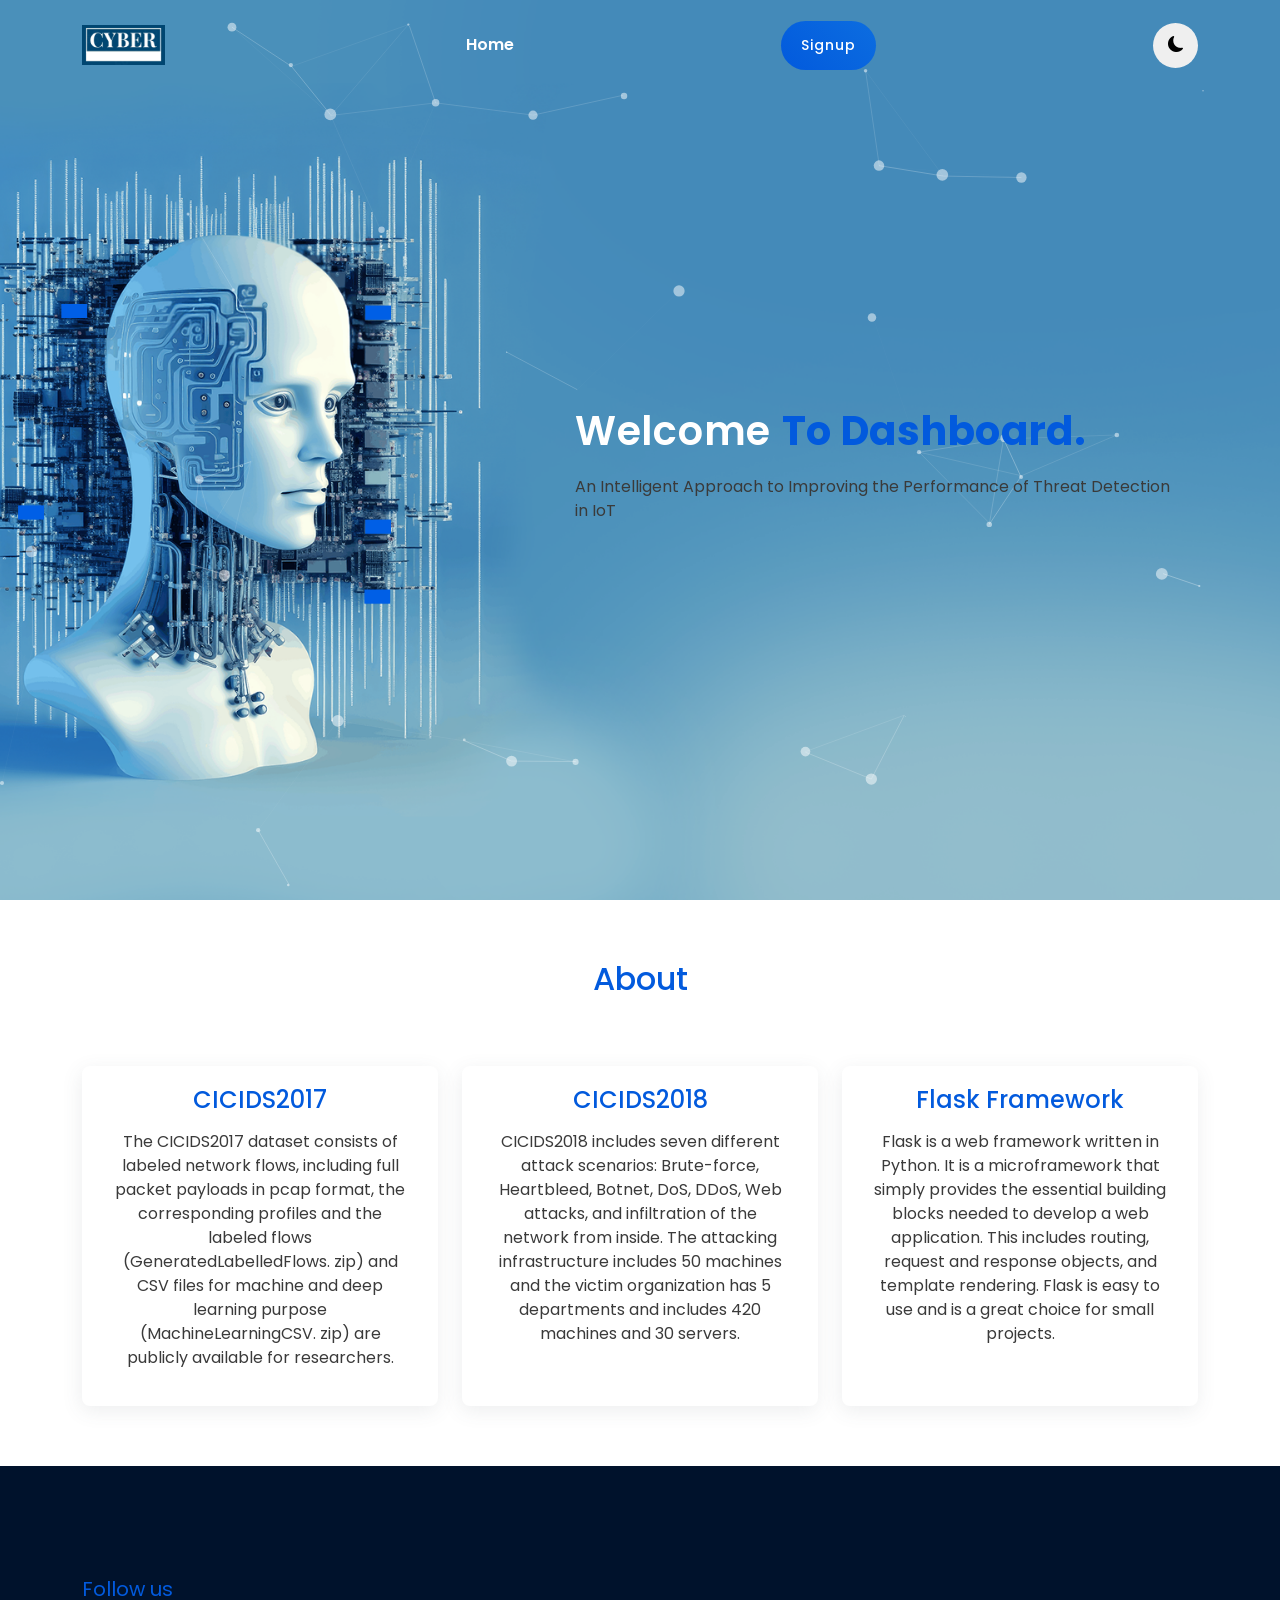
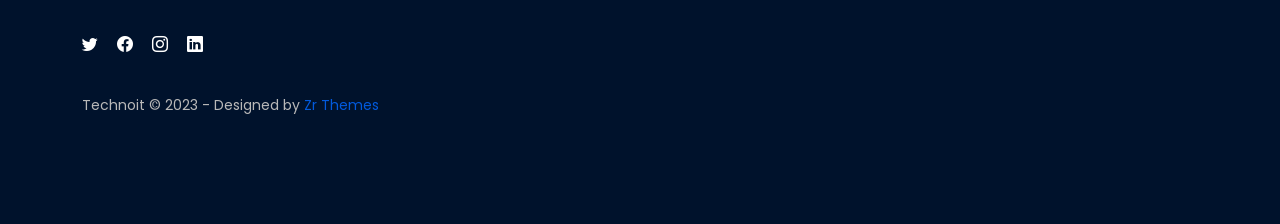
<file: templates/index.html>
<!DOCTYPE html>
<html lang="zxx">
  <head>
  <meta charset="utf-8">
  <meta content="width=device-width, initial-scale=1.0" name="viewport">

  <title>Home</title>
  <meta content="" name="Technoit - IT Solutions & Business Services Multipurpose Responsive Website Template">
  <meta name="description" content="Technoit - IT Solutions & Business Services Multipurpose Responsive Website Template">
  <meta http-equiv="X-UA-Compatible" content="ie=edge">
  <meta content="" name="ZRTHEMES">

  <!-- Favicons -->
  <link href="static/assets/images/favicon.png" rel="icon">
  <link href="static/assets/images/apple-touch-icon.png" rel="apple-touch-icon">

  <!-- Google Fonts -->
  <link href="https://fonts.googleapis.com/css2?family=Open+Sans:ital,wght@0,300;0,400;0,500;0,600;0,700;1,300;1,400;1,600;1,700&amp;family=Montserrat:ital,wght@0,300;0,400;0,500;0,600;0,700;1,300;1,400;1,500;1,600;1,700&amp;family=Raleway:ital,wght@0,300;0,400;0,500;0,600;0,700;1,300;1,400;1,500;1,600;1,700&amp;display=swap" rel="stylesheet">
  <link rel="preconnect" href="https://fonts.googleapis.com">
  <link rel="preconnect" href="https://fonts.gstatic.com" crossorigin="">
  <link href="https://fonts.googleapis.com/css2?family=Oswald:wght@500&amp;display=swap" rel="stylesheet">
  <link href="https://fonts.googleapis.com/css2?family=Poppins:wght@300;400&amp;display=swap" rel="stylesheet">
  <!-- Vendor CSS Files -->
  <link href="static/assets/vendor/aos/aos.css" rel="stylesheet">
  <link href="static/assets/stylesheets/font-awesome.min.css" rel="stylesheet">
  <link href="static/assets/vendor/swiper/swiper-bundle.min.css" rel="stylesheet">
  <link href="static/assets/vendor/glightbox/css/glightbox.min.css" rel="stylesheet">
  <link href="static/assets/vendor/bootstrap/css/bootstrap.min.css" rel="stylesheet">
  <link href="static/assets/vendor/bootstrap-icons/bootstrap-icons.css" rel="stylesheet">
  <!-- Main CSS File -->
  <link href="static/assets/stylesheets/styles.css" rel="stylesheet">


</head>

<body>

  <header id="header" class="header d-flex align-items-center sticked stikcy-menu">
    <div class="container-fluid container-xl d-flex align-items-center justify-content-between">
      <a href="index.html" class="logo d-flex align-items-center">
        <img src="static/assets/images/cyber1.png" alt="logo">
      </a>
      <nav id="navbar" class="navbar">
        <ul>
          
          
          <li><a href="/">Home</a></li>
        </ul>
      </nav><!-- .navbar -->
      <a href="/logon" class="btn-get-started hide-on-mobile">Signup</a>
      <button id="darkmode-button"><i class="bi bi-moon-fill"></i></button>
      <i class="mobile-nav-toggle mobile-nav-show bi bi-list"></i>
      <i class="mobile-nav-toggle mobile-nav-hide d-none bi bi-x"></i>
    </div>
  </header>
  <!-- End Header -->

  <!--  Hero Section  -->
  <section id="hero" class="hero sticked-header-offset">

    <div id="particles-js"></div>
    <div id="repulse-circle-div"></div>
    <div class="container position-relative">
      <div class="row gy-5 aos-init aos-animate">
        <div class="col-lg-7 offset-lg-5 dark-bg order-lg-1 d-flex flex-column justify-content-start text-left caption">
          <h2 data-aos="fade-up">Welcome <span>to Dashboard</span><span class="circle" data-aos="fade-right" data-aos-delay="800">.</span></h2>
          <p data-aos="fade-up" data-aos-delay="400">An Intelligent Approach to Improving the Performance of Threat Detection in IoT</p>
          
          
        </div>
      </div>
    </div>
  </section>
  <!-- End Hero Section -->

  <main id="main">
        <!-- Start Service Section -->
        <div id="services" class="section">
          <div class="top-icon-box position-relative">
            <div class="container position-relative">
              <div class="section-header">
                <h2>About</h2>
                
              </div>
              <div class="row gy-4">
      
                <div class="col-xl-4 col-md-4" data-aos="fade-up" data-aos-delay="100">
                  <div class="icon-box">
                    
                    <h4 class="title"><a href="" class="stretched-link">CICIDS2017</a></h4>
                    <p>
                      The CICIDS2017 dataset consists of labeled network flows, including full packet payloads in pcap format, the corresponding profiles and the labeled flows (GeneratedLabelledFlows. zip) and CSV files for machine and deep learning purpose (MachineLearningCSV. zip) are publicly available for researchers.</p>
                  </div>
                </div>
                <!--End Icon Box -->
      
                <div class="col-xl-4 col-md-4" data-aos="fade-up" data-aos-delay="200">
                  <div class="icon-box">
                   
                    <h4 class="title"><a href="" class="stretched-link">CICIDS2018</a></h4>
                    <p>
                      CICIDS2018 includes seven different attack scenarios: Brute-force, Heartbleed, Botnet, DoS, DDoS, Web attacks, and infiltration of the network from inside. The attacking infrastructure includes 50 machines and the victim organization has 5 departments and includes 420 machines and 30 servers.</p>
                  </div>
                </div>
                <!--End Icon Box -->
      
                <div class="col-xl-4 col-md-4" data-aos="fade-up" data-aos-delay="500">
                  <div class="icon-box">
                    
                    <h4 class="title"><a href="" class="stretched-link">Flask Framework</a></h4>
                    <p>Flask is a web framework written in Python. It is a microframework that simply provides the essential building blocks needed to develop a web application. This includes routing, request and response objects, and template rendering. Flask is easy to use and is a great choice for small projects.</p>
                  </div>
                </div>
                <!--End Icon Box -->
      
                
      
      
              </div>
            </div>
          </div>
        </div>
        <!-- End Service Section -->
    <!-- End Contact Section -->


  </main><!-- End #main -->

  <!--  Footer  -->
  <footer id="footer" class="footer-section">
    <div class="container">
        <div class="footer-content pt-5 pb-5">
            <div class="row">
                <div class="col-xl-4 col-lg-4 mb-50">
                    <div class="footer-widget">
                        
                        <div class="footer-social-icon">
                            <span>Follow us</span>
                            <a href="#" class="twitter"><i class="bi bi-twitter"></i></a>
                            <a href="#" class="facebook"><i class="bi bi-facebook"></i></a>
                            <a href="#" class="instagram"><i class="bi bi-instagram"></i></a>
                            <a href="#" class="linkedin"><i class="bi bi-linkedin"></i></a>
                        </div>
                    </div>
                </div>
                
               </div>
            <div class="row">
                <div class="col-xl-6 col-lg-6 text-left text-lg-left">
                    <div class="copyright-text">
                        <p>Technoit © 2023 - Designed by <a href="https://www.templatemonster.com/authors/zrthemes/">Zr Themes</a></p>
                    </div>
                </div>
            </div>
        </div>
    </div>
  </footer>
  <!-- End Footer -->

  <a href="#" class="scroll-top d-flex align-items-center justify-content-center active">
    <i class="bi bi-arrow-up-short"></i>
  </a>

  <div id="preloader"></div>

  <!-- Vendor JS Files -->
  <script src="static/assets/javascripts/jquery.min.js"></script>
  <script src="static/assets/vendor/glightbox/js/glightbox.min.js"></script>
  <script src="static/assets/vendor/bootstrap/js/bootstrap.bundle.min.js"></script>
  <script src="static/assets/vendor/aos/aos.js"></script>
  <script src="static/assets/vendor/swiper/swiper-bundle.min.js"></script>
  <script src="static/assets/javascripts/plugins.js"></script>
  <script src="static/assets/javascripts/purecounter_vanilla.js"></script>
  <script src="static/assets/javascripts/validator.min.js"></script>
  <script src="static/assets/javascripts/contactform.js"></script>
  <script src="static/assets/javascripts/particles.min.js"></script>
  <script src="static/assets/javascripts/script.js"></script>

  <!-- Template Main JS File -->
  <script src="static/assets/javascripts/main.js"></script>



</body></html>
</file>
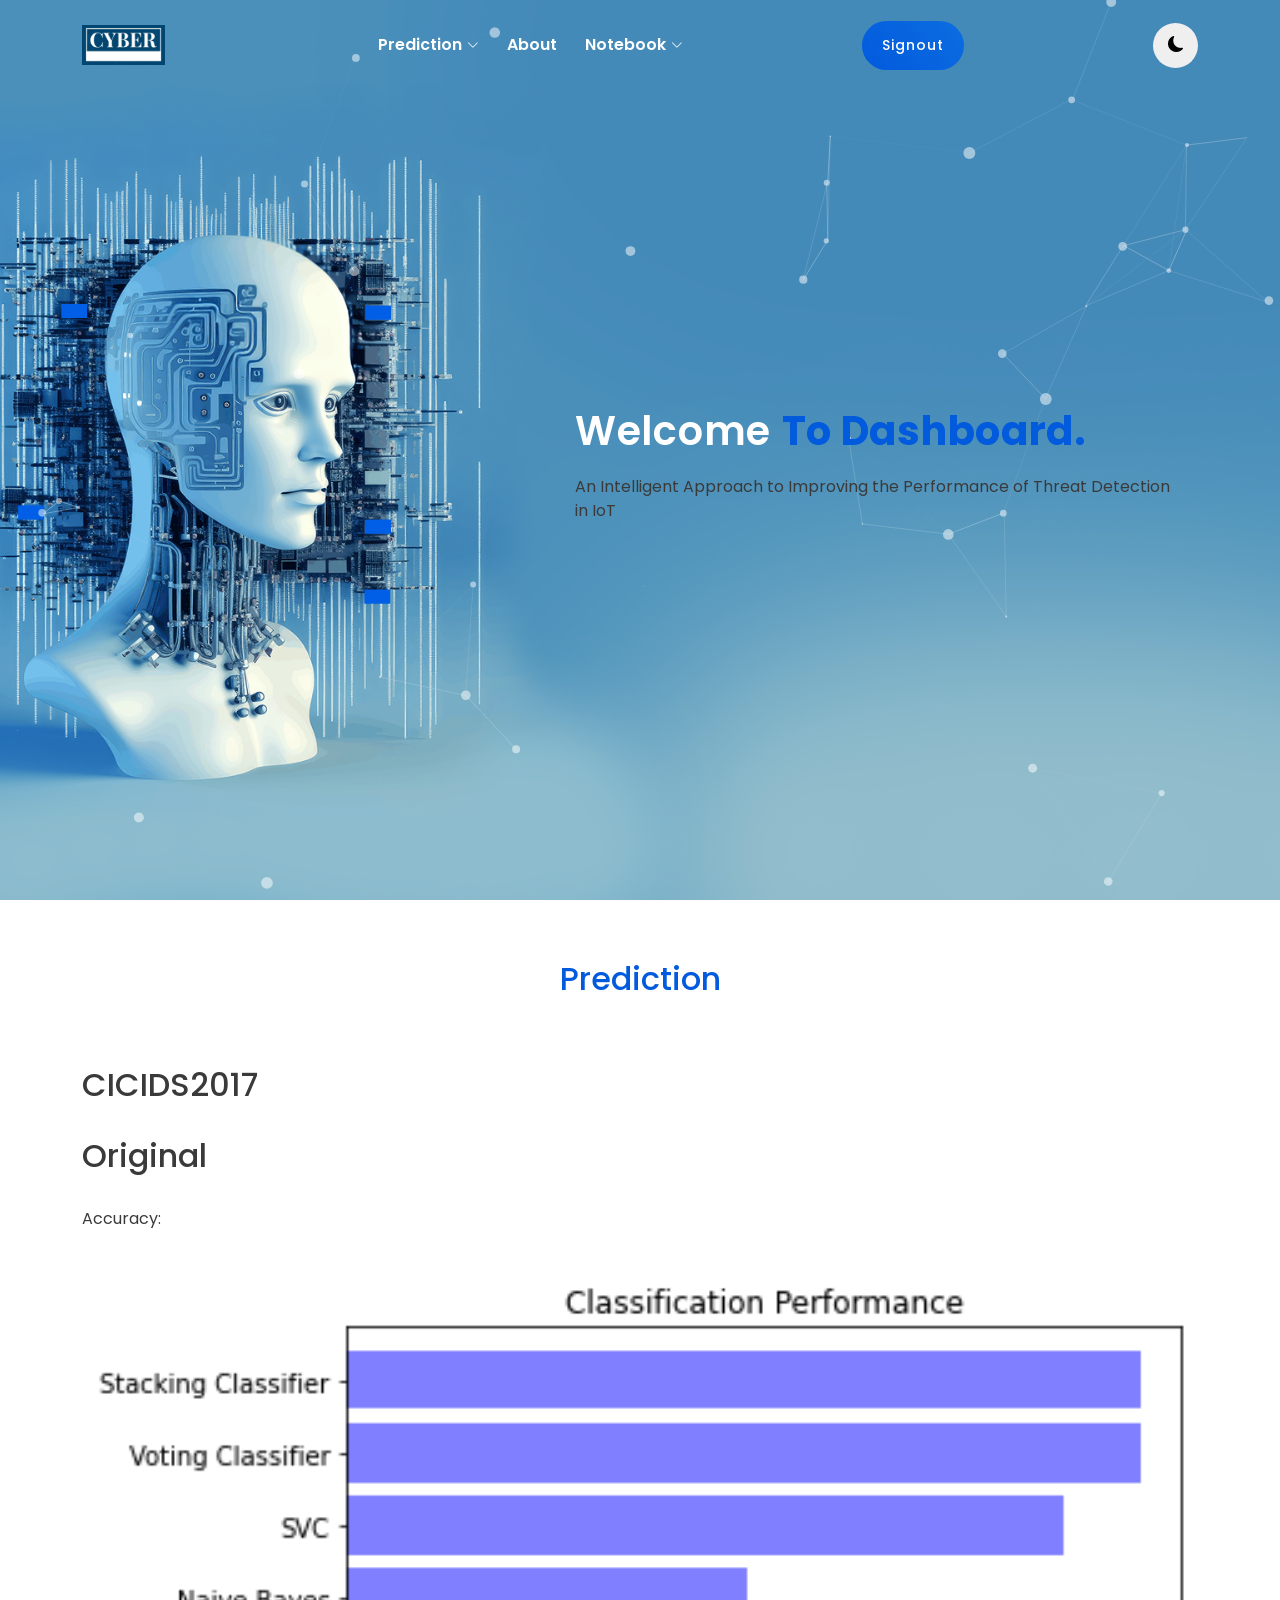
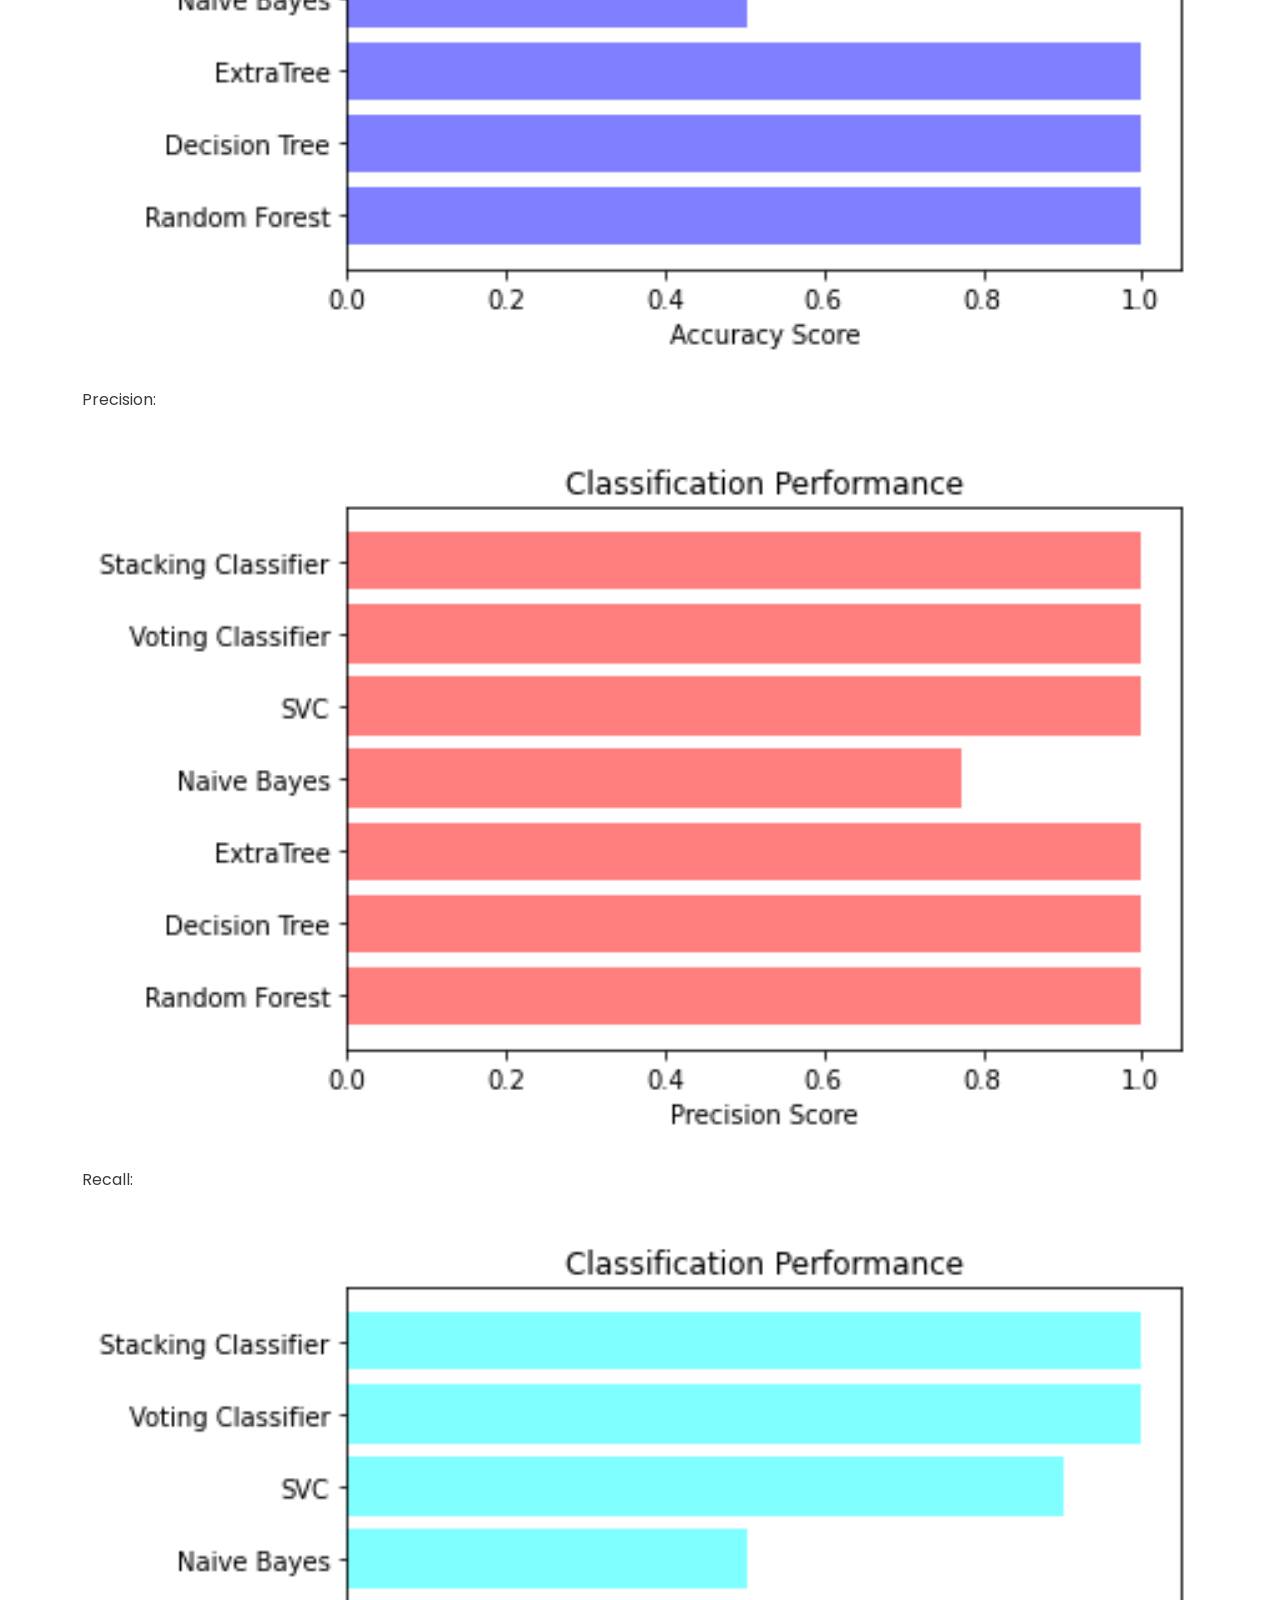
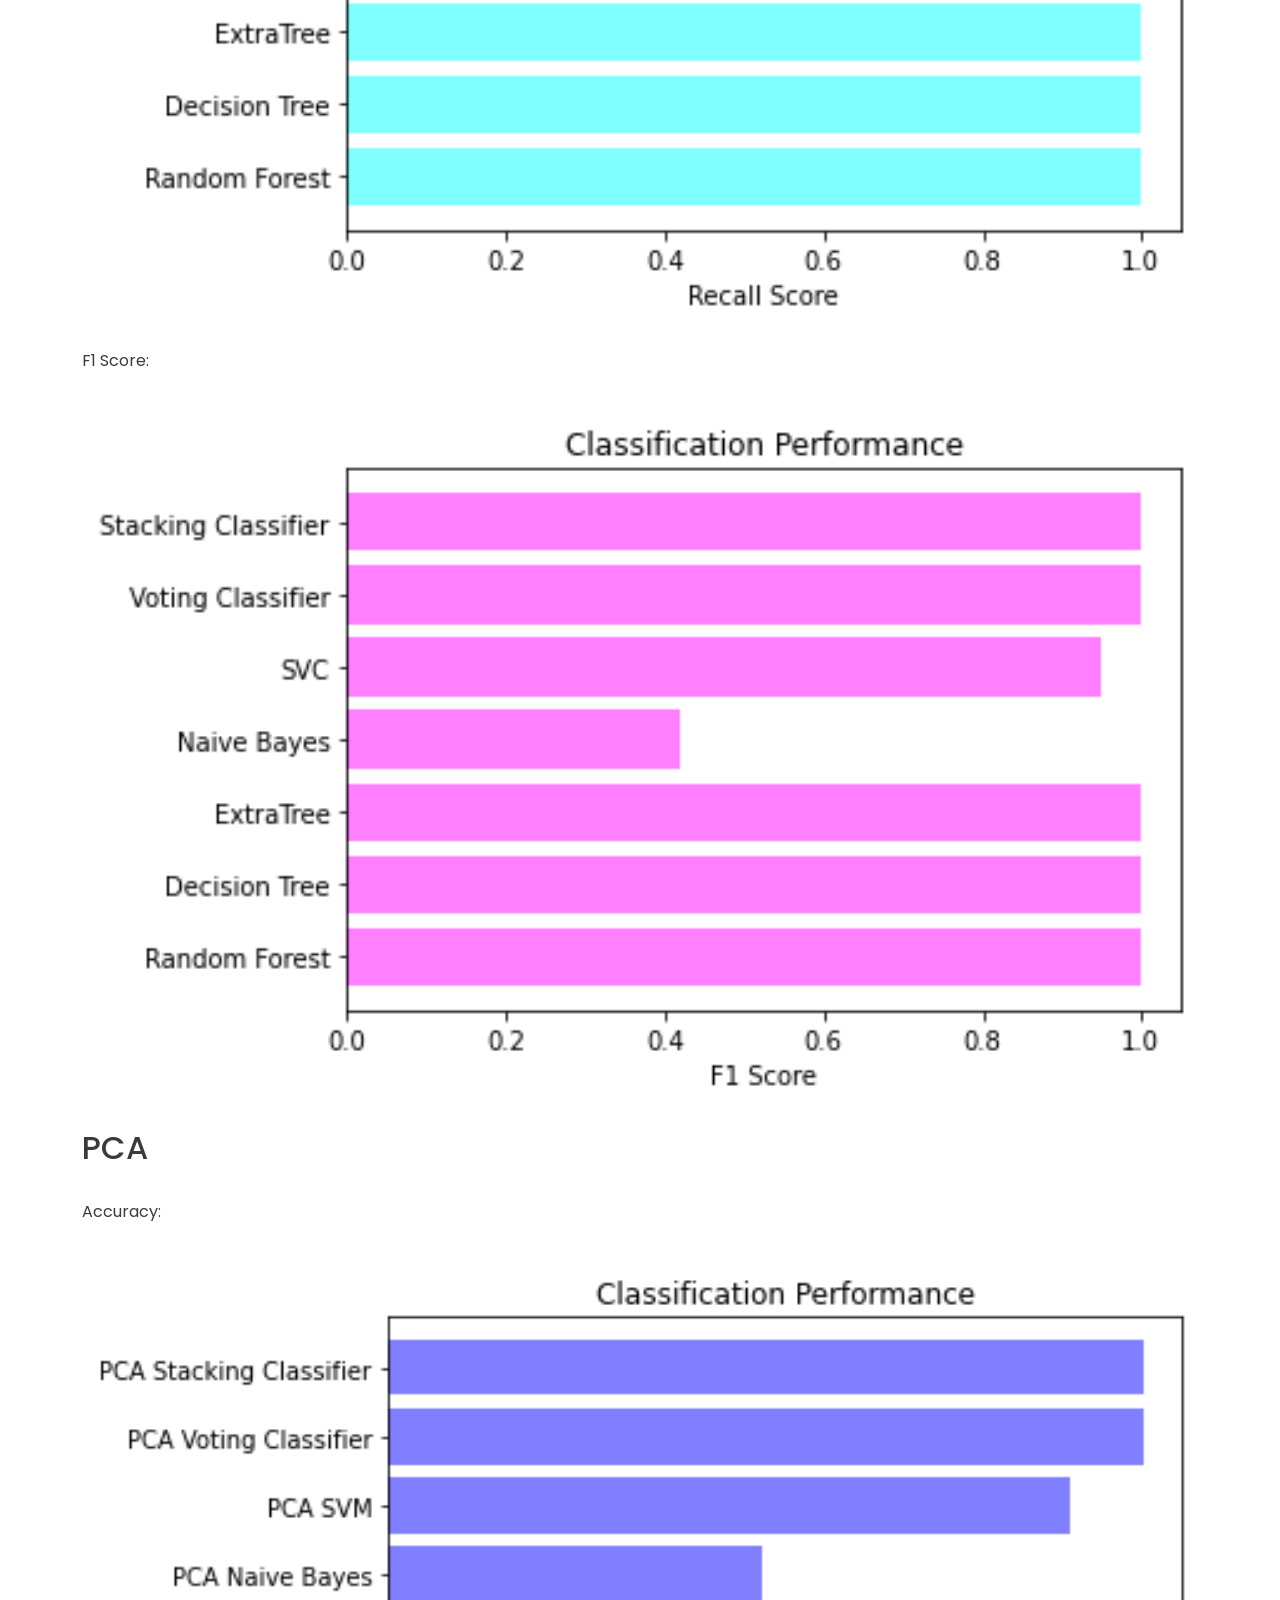
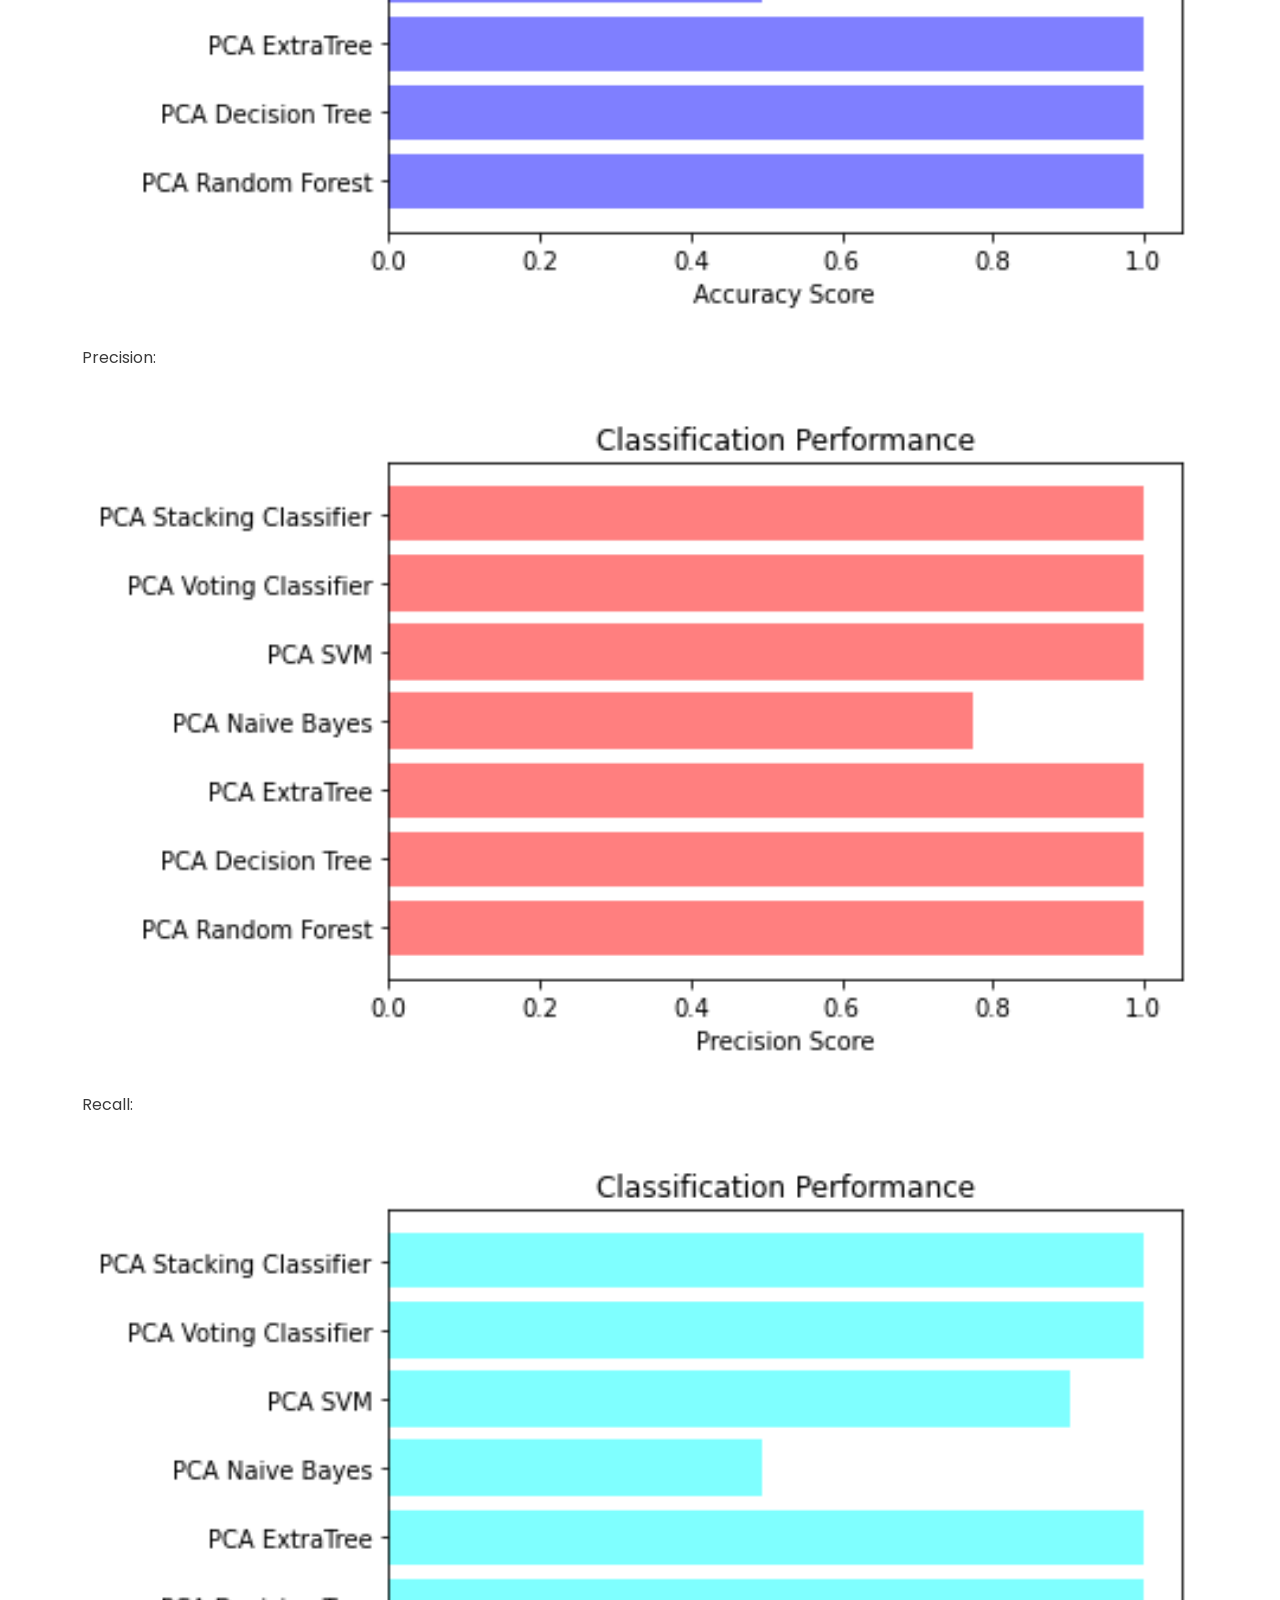
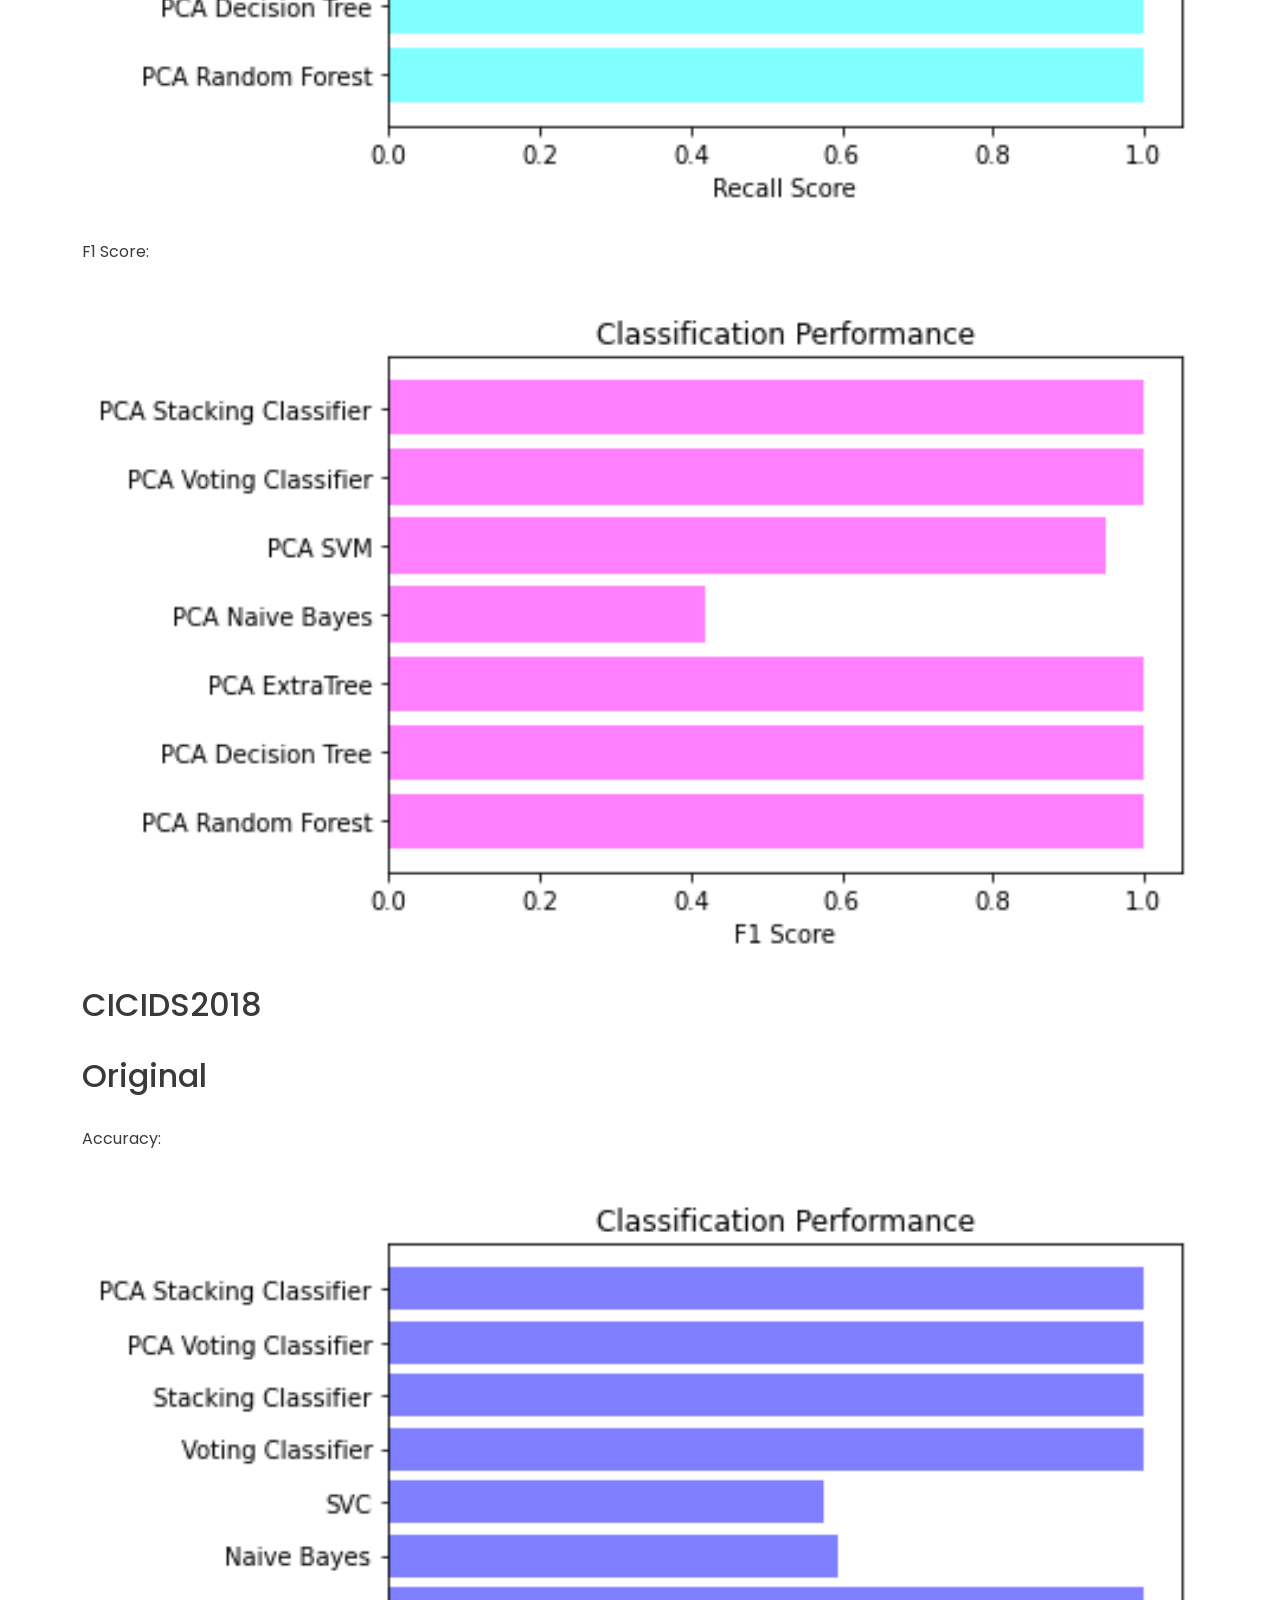
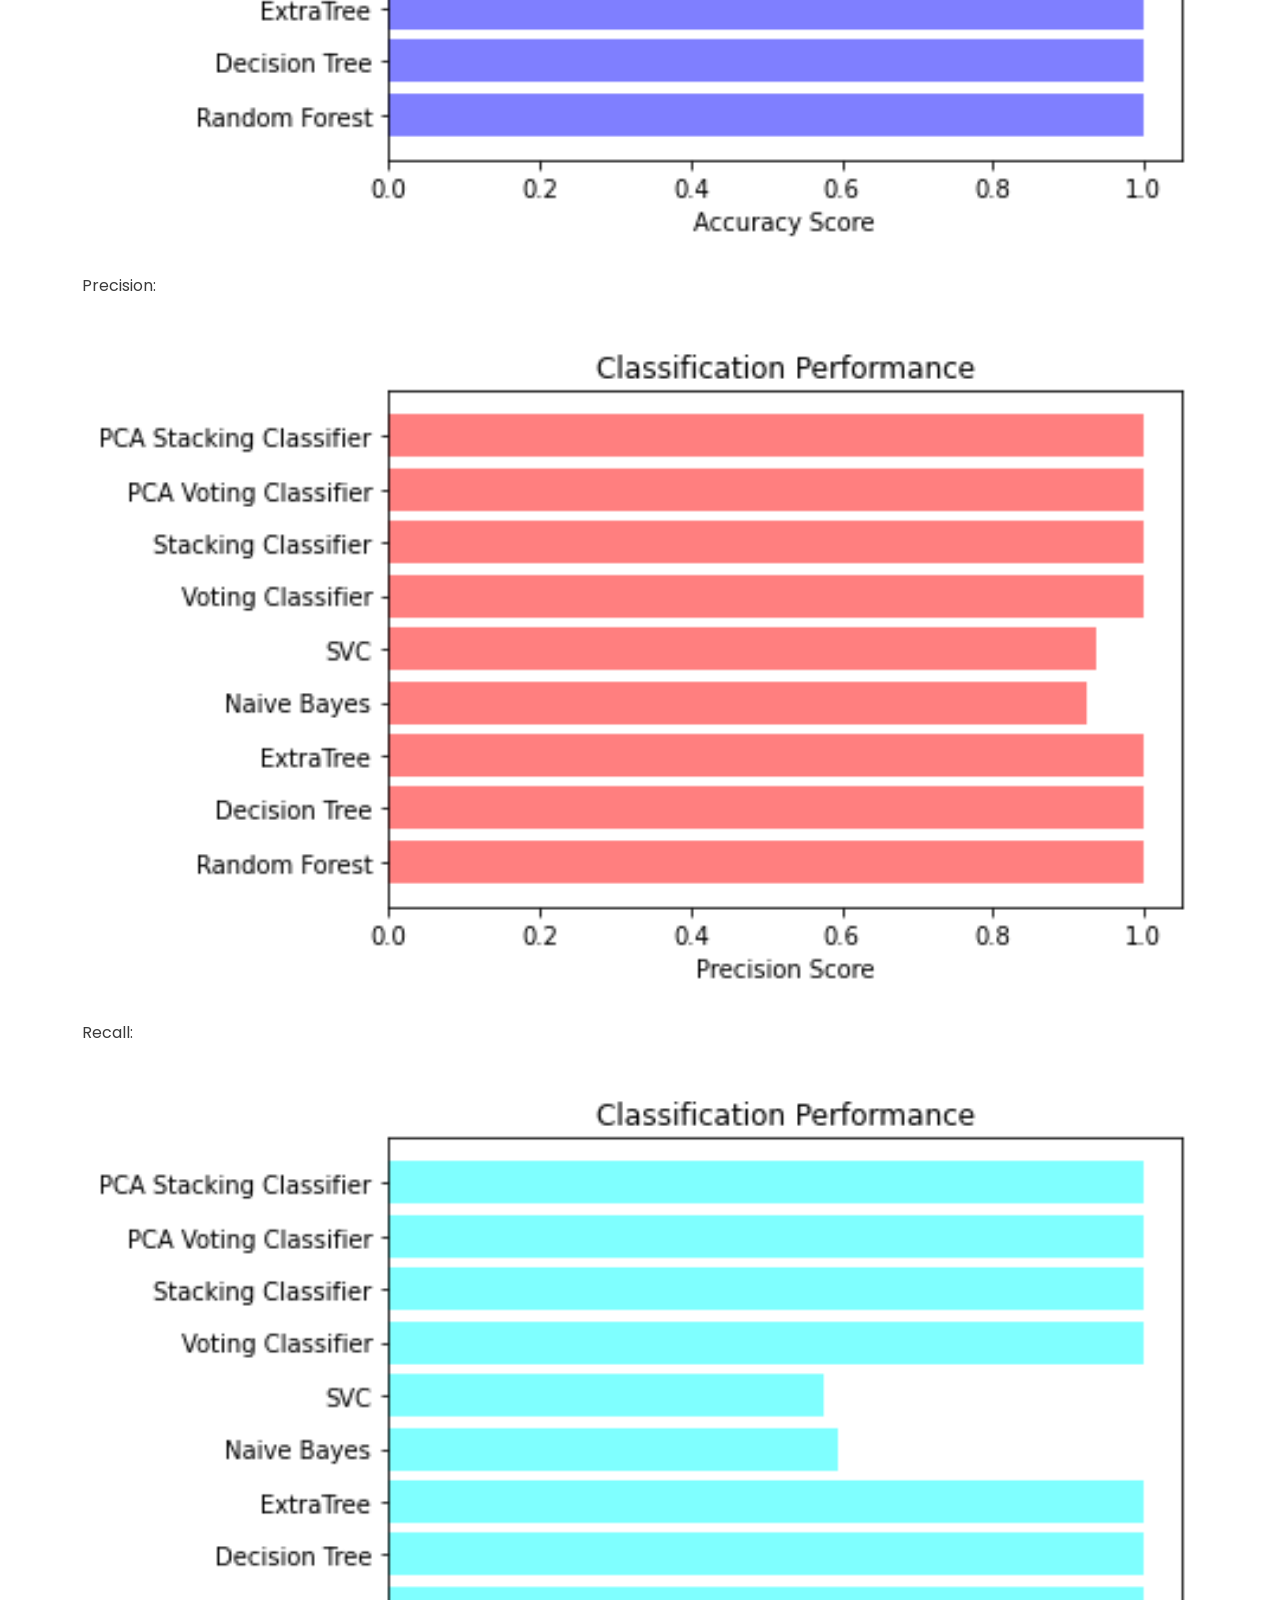
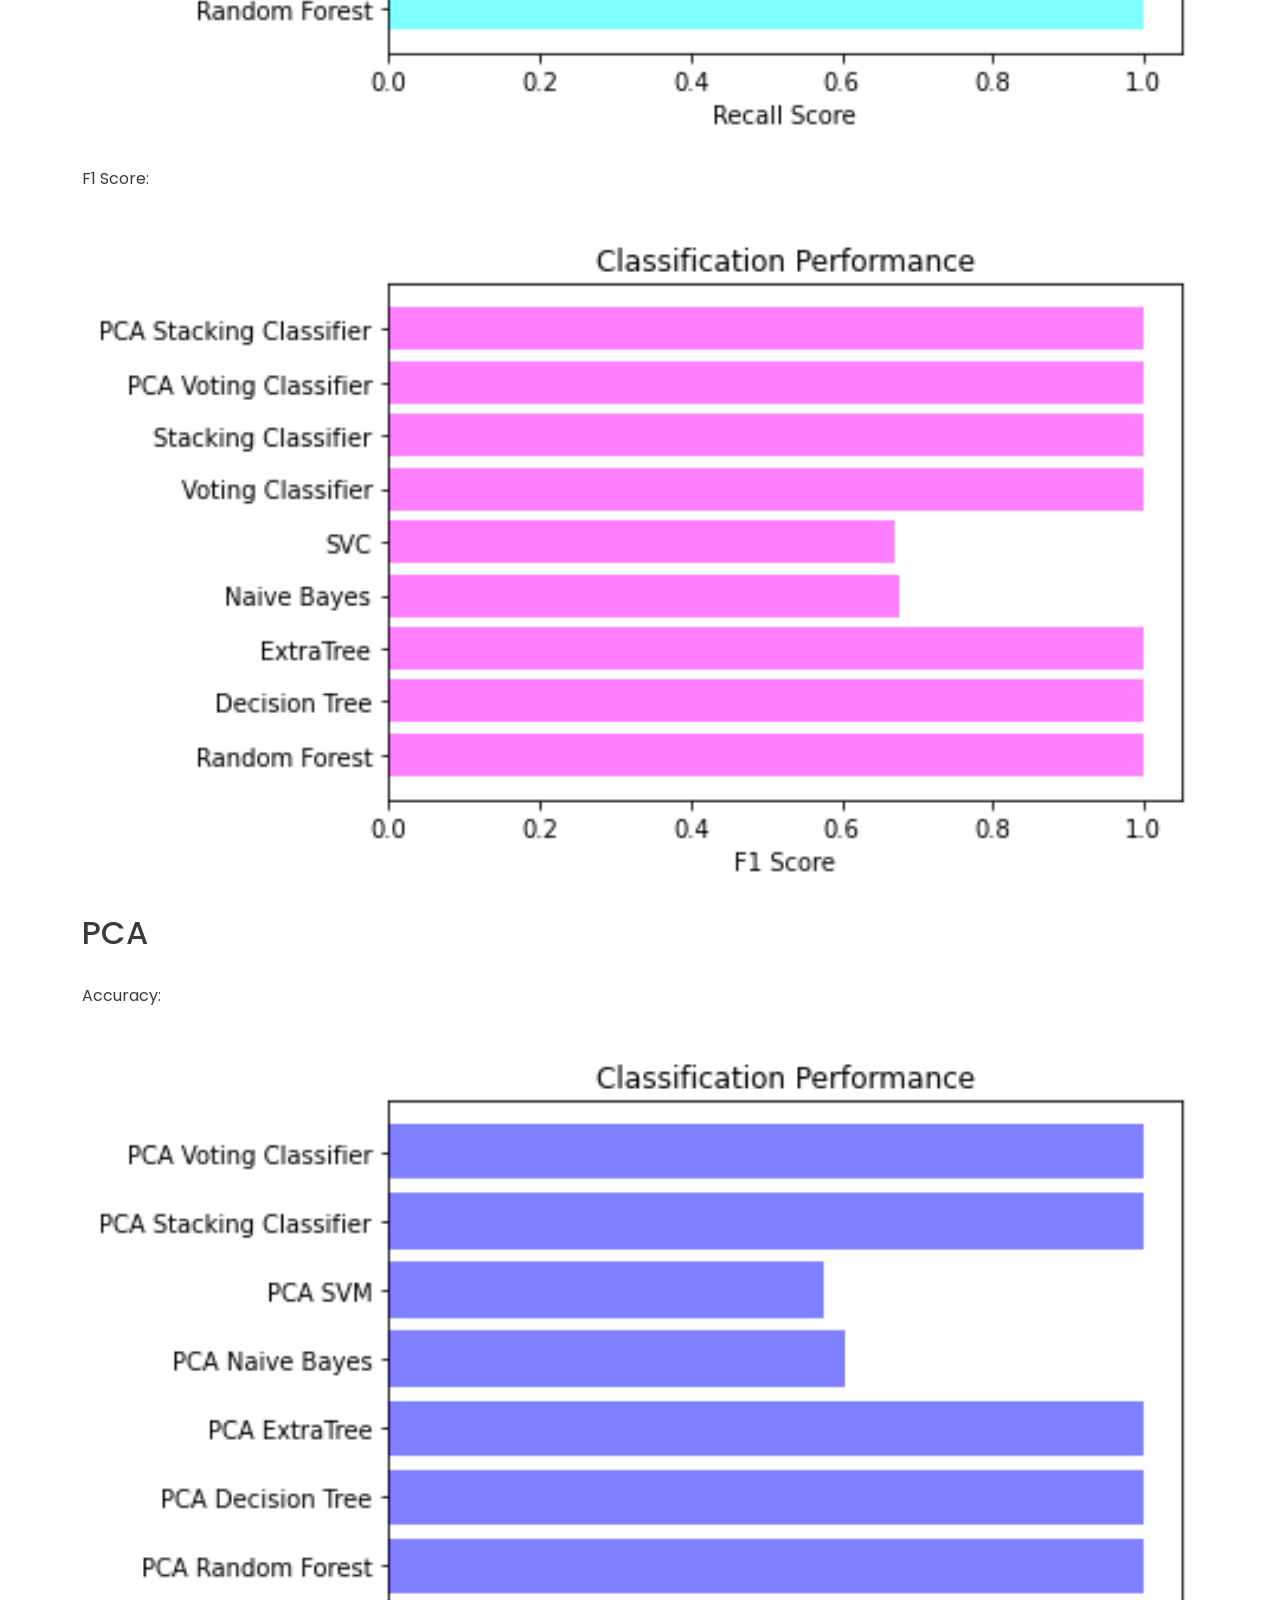
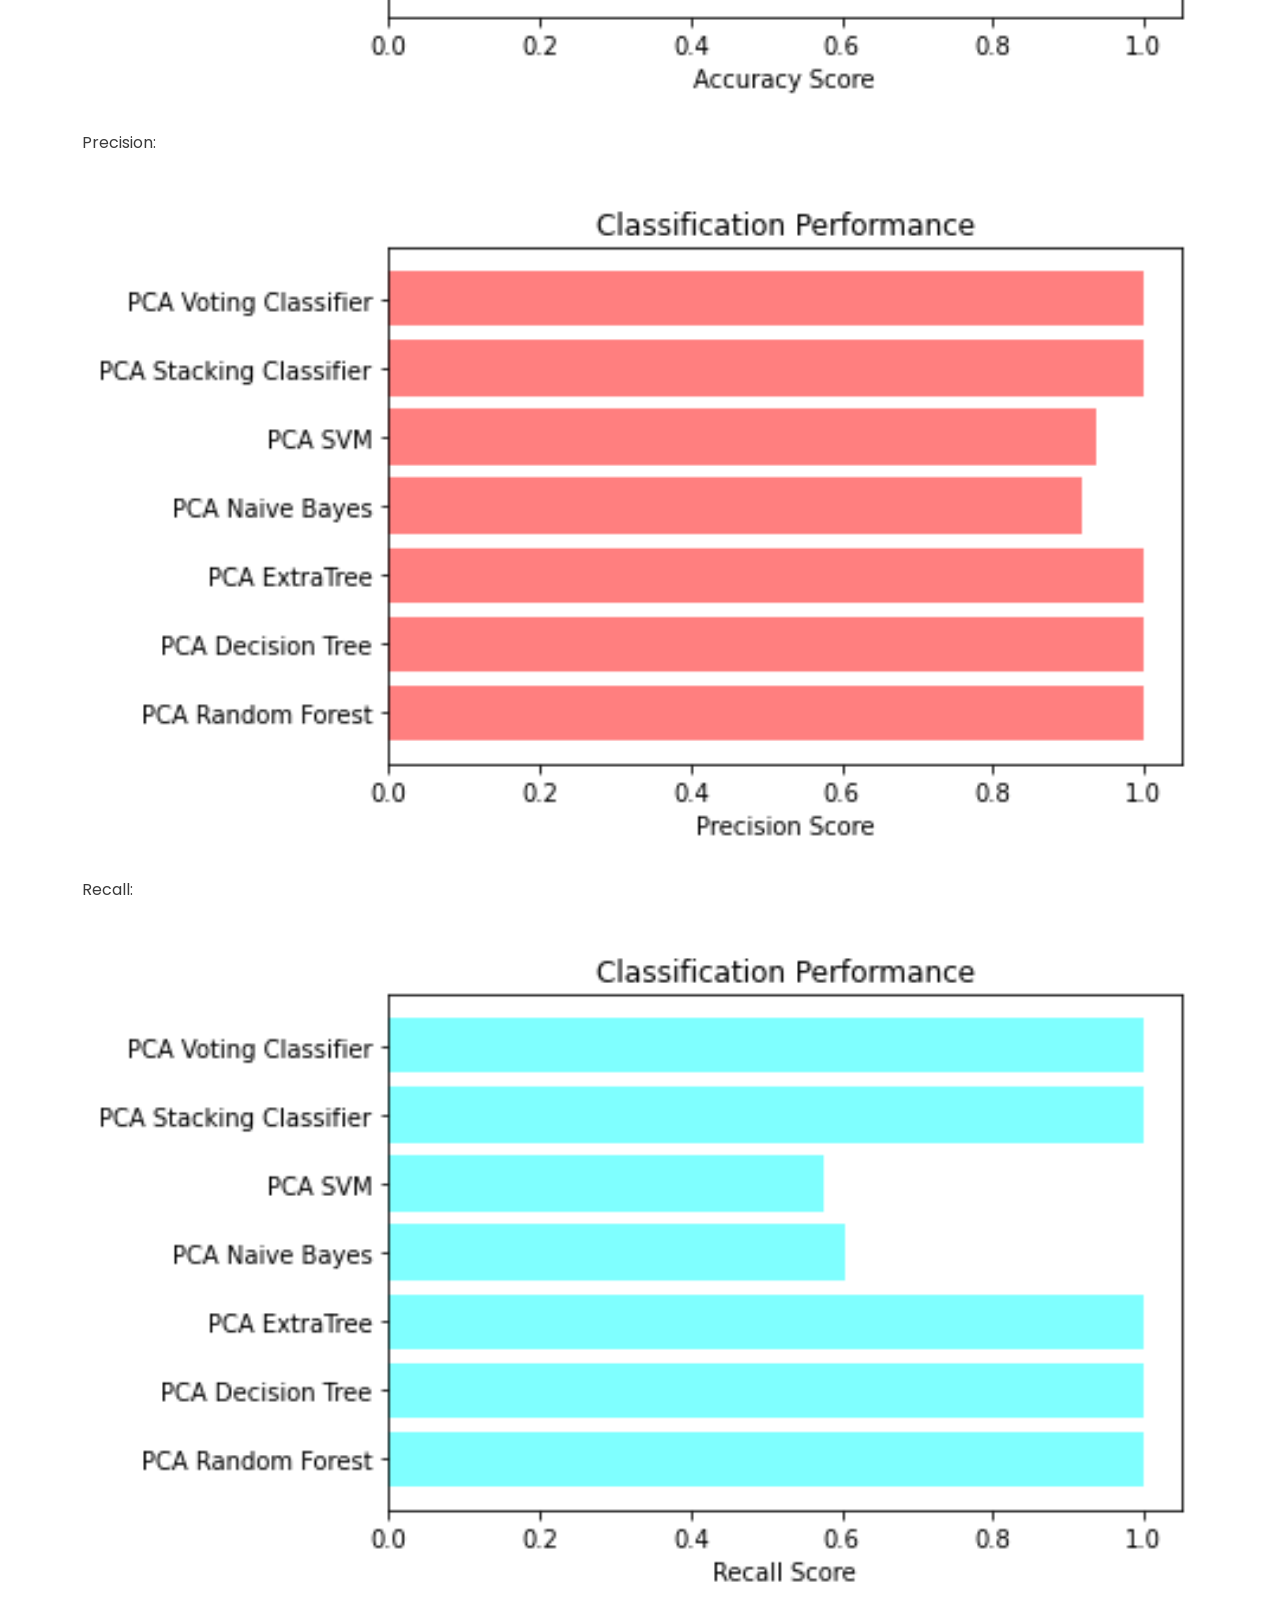
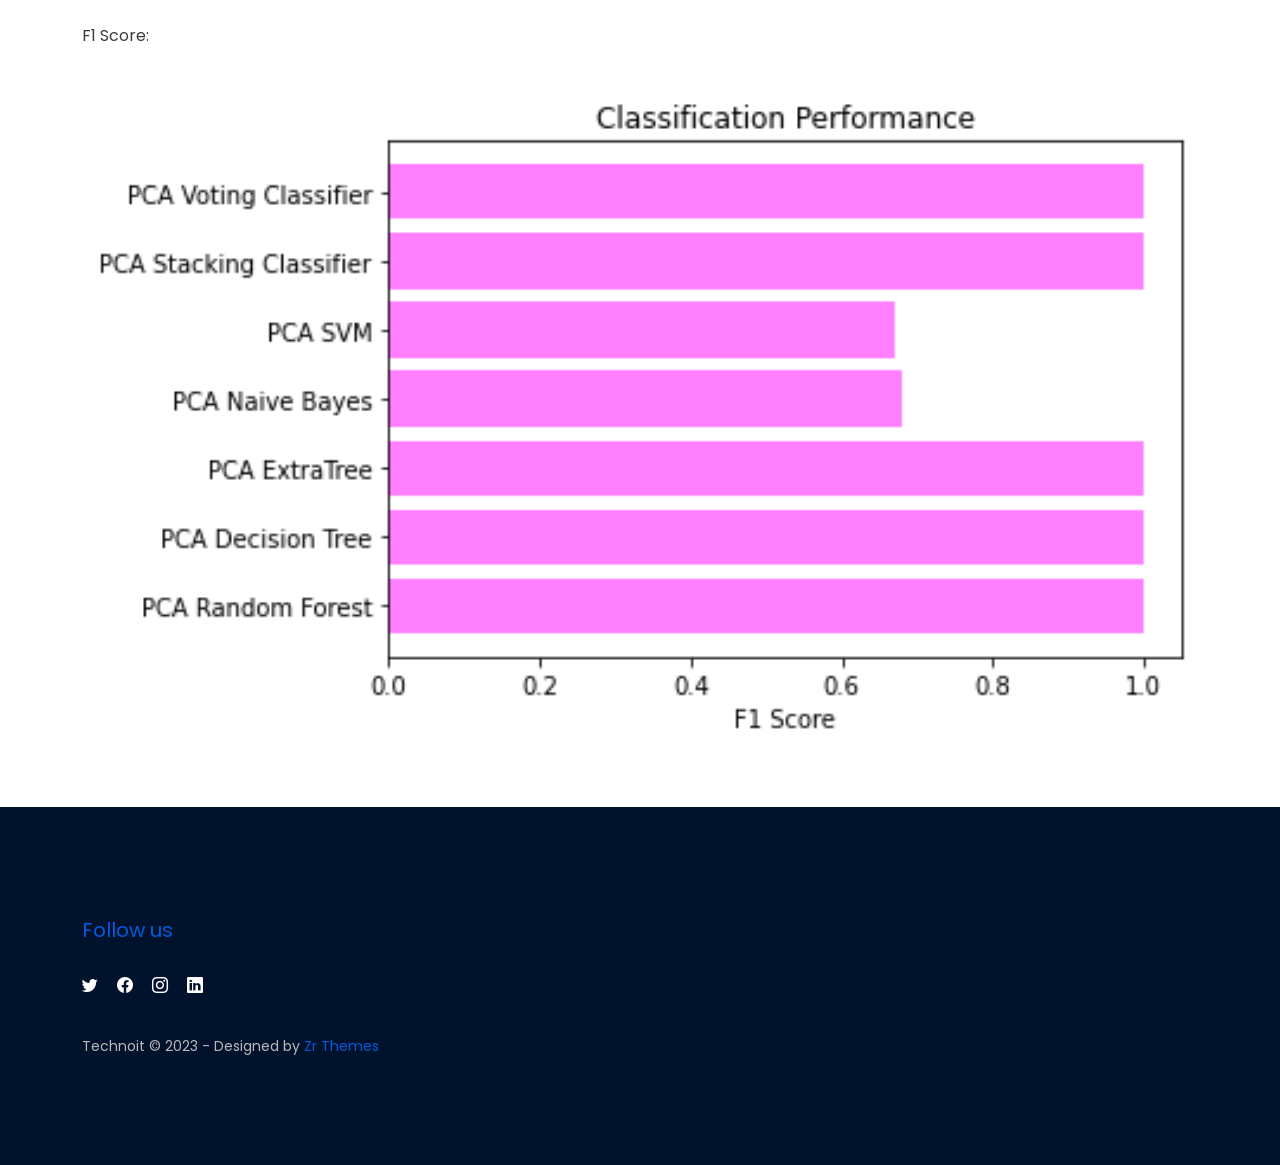
<file: templates/about.html>
<!DOCTYPE html>
<html lang="zxx">
  <head>
  <meta charset="utf-8">
  <meta content="width=device-width, initial-scale=1.0" name="viewport">

  <title>Home</title>
  <meta content="" name="Technoit - IT Solutions & Business Services Multipurpose Responsive Website Template">
  <meta name="description" content="Technoit - IT Solutions & Business Services Multipurpose Responsive Website Template">
  <meta http-equiv="X-UA-Compatible" content="ie=edge">
  <meta content="" name="ZRTHEMES">

  <!-- Favicons -->
  <link href="static/assets/images/favicon.png" rel="icon">
  <link href="static/assets/images/apple-touch-icon.png" rel="apple-touch-icon">

  <!-- Google Fonts -->
  <link href="https://fonts.googleapis.com/css2?family=Open+Sans:ital,wght@0,300;0,400;0,500;0,600;0,700;1,300;1,400;1,600;1,700&amp;family=Montserrat:ital,wght@0,300;0,400;0,500;0,600;0,700;1,300;1,400;1,500;1,600;1,700&amp;family=Raleway:ital,wght@0,300;0,400;0,500;0,600;0,700;1,300;1,400;1,500;1,600;1,700&amp;display=swap" rel="stylesheet">
  <link rel="preconnect" href="https://fonts.googleapis.com">
  <link rel="preconnect" href="https://fonts.gstatic.com" crossorigin="">
  <link href="https://fonts.googleapis.com/css2?family=Oswald:wght@500&amp;display=swap" rel="stylesheet">
  <link href="https://fonts.googleapis.com/css2?family=Poppins:wght@300;400&amp;display=swap" rel="stylesheet">
  <!-- Vendor CSS Files -->
  <link href="static/assets/vendor/aos/aos.css" rel="stylesheet">
  <link href="static/assets/stylesheets/font-awesome.min.css" rel="stylesheet">
  <link href="static/assets/vendor/swiper/swiper-bundle.min.css" rel="stylesheet">
  <link href="static/assets/vendor/glightbox/css/glightbox.min.css" rel="stylesheet">
  <link href="static/assets/vendor/bootstrap/css/bootstrap.min.css" rel="stylesheet">
  <link href="static/assets/vendor/bootstrap-icons/bootstrap-icons.css" rel="stylesheet">
  <!-- Main CSS File -->
  <link href="static/assets/stylesheets/styles.css" rel="stylesheet">


</head>

<body>

  <header id="header" class="header d-flex align-items-center sticked stikcy-menu">
    <div class="container-fluid container-xl d-flex align-items-center justify-content-between">
      <a href="index.html" class="logo d-flex align-items-center">
        <img src="static/assets/images/cyber1.png" alt="logo">
      </a>
      <nav id="navbar" class="navbar">
        <ul>
          
          <li class="dropdown"><a href="#"><span>Prediction</span> <i class="bi bi-chevron-down dropdown-indicator"></i></a>
            <ul>
              <li><a href="/home">CICIDS2017</a></li>
              <li><a href="/home1">CICIDS2018</a></li>
              
            </ul>
          </li>
          <li><a href="/about">About</a></li>
          <li class="dropdown"><a href="#"><span>Notebook</span> <i class="bi bi-chevron-down dropdown-indicator"></i></a>
            <ul>
              <li><a href="/notebook1">CICIDS2017</a></li>
              <li><a href="/notebook2">CICIDS2018</a></li>
              
            </ul>
          </li>
        </ul>
      </nav><!-- .navbar -->
      <a href="/login" class="btn-get-started hide-on-mobile">Signout</a>
      <button id="darkmode-button"><i class="bi bi-moon-fill"></i></button>
      <i class="mobile-nav-toggle mobile-nav-show bi bi-list"></i>
      <i class="mobile-nav-toggle mobile-nav-hide d-none bi bi-x"></i>
    </div>
  </header>
  <!-- End Header -->

  <!--  Hero Section  -->
  <section id="hero" class="hero sticked-header-offset">

    <div id="particles-js"></div>
    <div id="repulse-circle-div"></div>
    <div class="container position-relative">
      <div class="row gy-5 aos-init aos-animate">
        <div class="col-lg-7 offset-lg-5 dark-bg order-lg-1 d-flex flex-column justify-content-start text-left caption">
          <h2 data-aos="fade-up">Welcome <span>to Dashboard</span><span class="circle" data-aos="fade-right" data-aos-delay="800">.</span></h2>
          <p data-aos="fade-up" data-aos-delay="400">An Intelligent Approach to Improving the Performance of Threat Detection in IoT</p>
          
          
        </div>
      </div>
    </div>
  </section>
  <!-- End Hero Section -->

  <main id="main">
        <!-- Start Service Section -->
        <div id="services" class="section">
          <div class="top-icon-box position-relative">
            <div class="container position-relative">
              <div class="section-header">
                <h2>Prediction</h2>
                
              </div>
              <div class="row gy-4">
                <h2>CICIDS2017</h2>
                <br><br><h2>Original</h2><br>
          <p>Accuracy:</p><br>
				  <img src="../static/download.png">
				  <br><br><br>
				  <p>Precision:</p><br><br>
				  <img src="../static/download (1).png">
				  <br><br><br>
				  <p>Recall:</p><br><br>
				  <img src="../static/download (2).png">
				  <br><br><br><br>
				  <p>F1 Score:</p><br><br>
				  <img src="../static/download (3).png">
                  <br>
                  <br><br><h2>PCA</h2><br>
                  <p>Accuracy:</p><br>
                  <img src="../static/download (4).png">
                  <br><br><br>
                  <p>Precision:</p><br><br>
                  <img src="../static/download (5).png">
                  <br><br><br>
                  <p>Recall:</p><br><br>
                  <img src="../static/download (6).png">
                  <br><br><br><br>
                  <p>F1 Score:</p><br><br>
                  <img src="../static/download (7).png">
                          <br><br><br>
                          <h2>CICIDS2018</h2>
                          <br><br><h2>Original</h2><br>
                    <p>Accuracy:</p><br>
                    <img src="../static/download (8).png">
                    <br><br><br>
                    <p>Precision:</p><br><br>
                    <img src="../static/download (9).png">
                    <br><br><br>
                    <p>Recall:</p><br><br>
                    <img src="../static/download (10).png">
                    <br><br><br><br>
                    <p>F1 Score:</p><br><br>
                    <img src="../static/download (11).png">
                            <br>
                            <br><br><h2>PCA</h2><br>
                            <p>Accuracy:</p><br>
                            <img src="../static/download (12).png">
                            <br><br><br>
                            <p>Precision:</p><br><br>
                            <img src="../static/download (13).png">
                            <br><br><br>
                            <p>Recall:</p><br><br>
                            <img src="../static/download (14).png">
                            <br><br><br><br>
                            <p>F1 Score:</p><br><br>
                            <img src="../static/download (15).png">
                                    <br>
                            
                </div>
              </div>
            </div>
          </div>
          <!-- End Service Section -->
      <!-- End Contact Section -->
  
  
    </main><!-- End #main -->
  
    <!--  Footer  -->
    <footer id="footer" class="footer-section">
      <div class="container">
          <div class="footer-content pt-5 pb-5">
              <div class="row">
                  <div class="col-xl-4 col-lg-4 mb-50">
                      <div class="footer-widget">
                          
                          <div class="footer-social-icon">
                              <span>Follow us</span>
                              <a href="#" class="twitter"><i class="bi bi-twitter"></i></a>
                              <a href="#" class="facebook"><i class="bi bi-facebook"></i></a>
                              <a href="#" class="instagram"><i class="bi bi-instagram"></i></a>
                              <a href="#" class="linkedin"><i class="bi bi-linkedin"></i></a>
                          </div>
                      </div>
                  </div>
                  
                 </div>
              <div class="row">
                  <div class="col-xl-6 col-lg-6 text-left text-lg-left">
                      <div class="copyright-text">
                          <p>Technoit © 2023 - Designed by <a href="https://www.templatemonster.com/authors/zrthemes/">Zr Themes</a></p>
                      </div>
                  </div>
              </div>
          </div>
      </div>
    </footer>
    <!-- End Footer -->
  
    <a href="#" class="scroll-top d-flex align-items-center justify-content-center active">
      <i class="bi bi-arrow-up-short"></i>
    </a>
  
    <div id="preloader"></div>
  
    <!-- Vendor JS Files -->
    <script src="static/assets/javascripts/jquery.min.js"></script>
    <script src="static/assets/vendor/glightbox/js/glightbox.min.js"></script>
    <script src="static/assets/vendor/bootstrap/js/bootstrap.bundle.min.js"></script>
    <script src="static/assets/vendor/aos/aos.js"></script>
    <script src="static/assets/vendor/swiper/swiper-bundle.min.js"></script>
    <script src="static/assets/javascripts/plugins.js"></script>
    <script src="static/assets/javascripts/purecounter_vanilla.js"></script>
    <script src="static/assets/javascripts/validator.min.js"></script>
    <script src="static/assets/javascripts/contactform.js"></script>
    <script src="static/assets/javascripts/particles.min.js"></script>
    <script src="static/assets/javascripts/script.js"></script>
  
    <!-- Template Main JS File -->
    <script src="static/assets/javascripts/main.js"></script>
  
  
  
  </body></html>
</file>
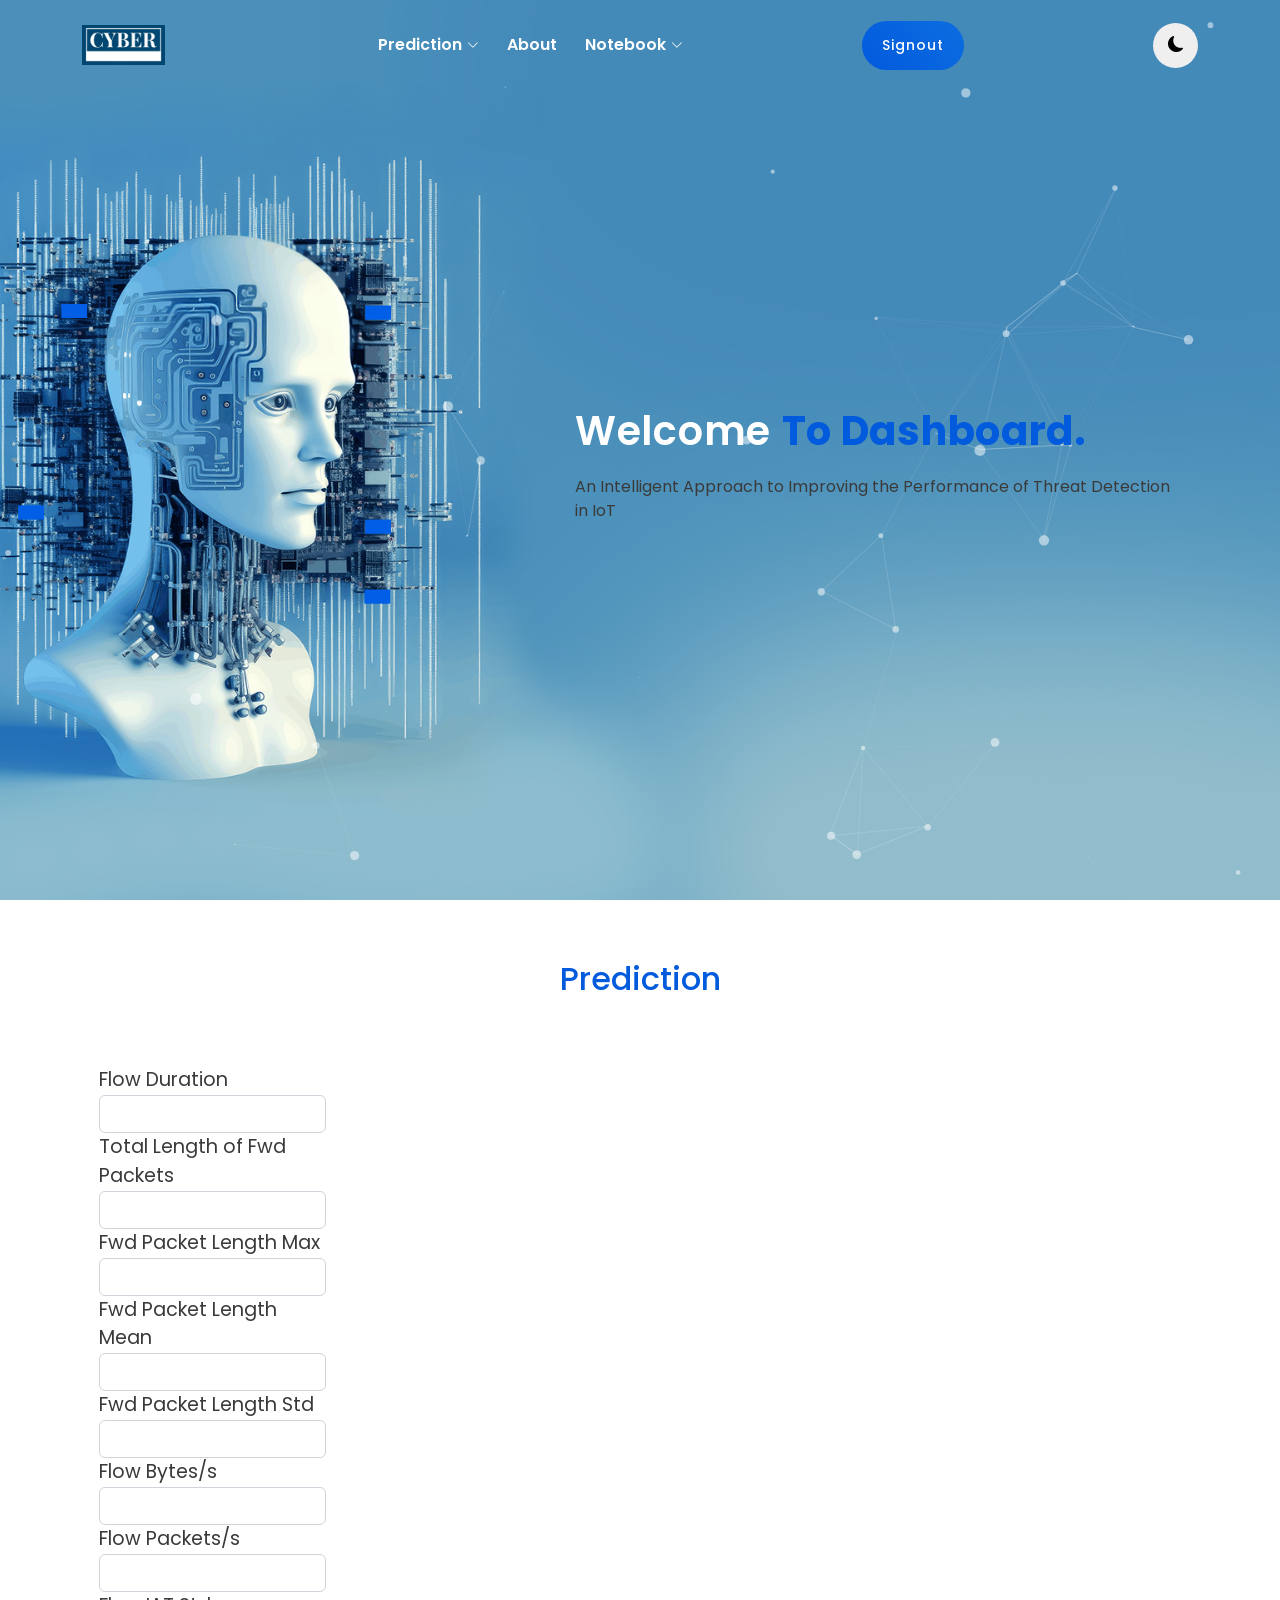
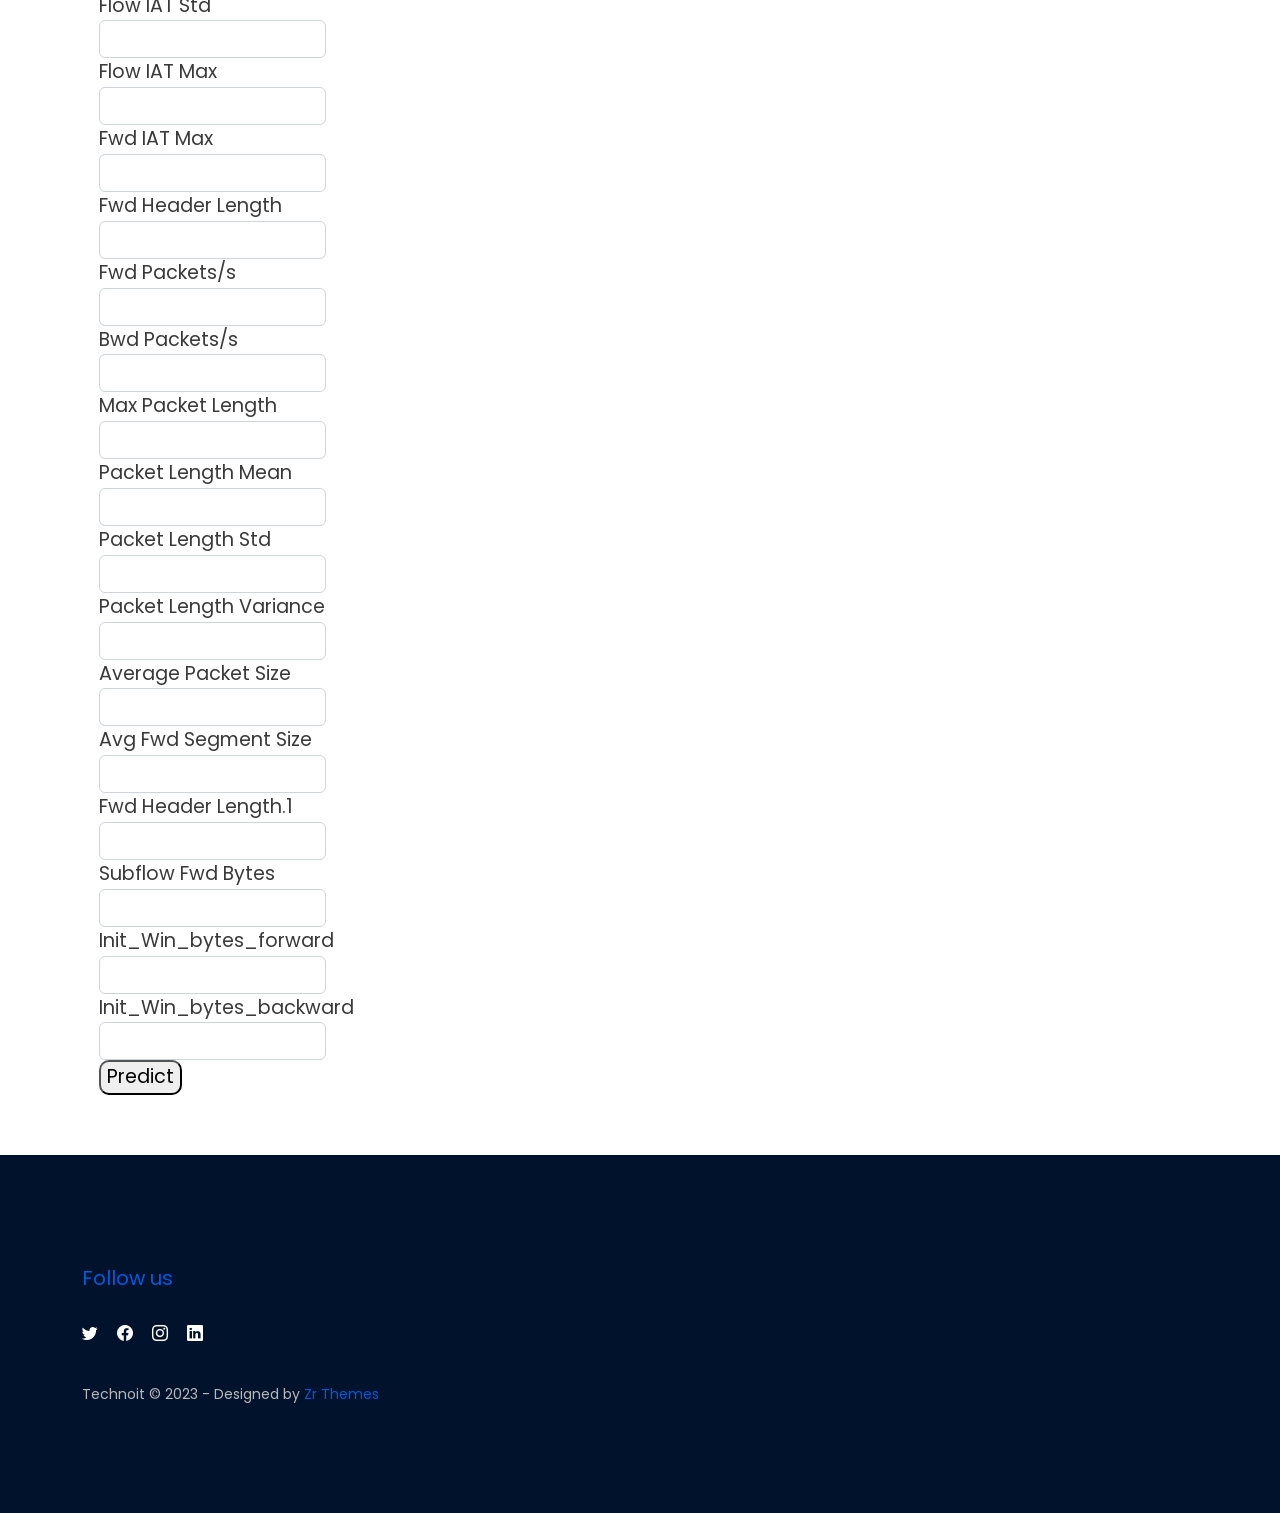
<file: templates/home.html>
<!DOCTYPE html>
<html lang="zxx">
  <head>
  <meta charset="utf-8">
  <meta content="width=device-width, initial-scale=1.0" name="viewport">

  <title>Home</title>
  <meta content="" name="Technoit - IT Solutions & Business Services Multipurpose Responsive Website Template">
  <meta name="description" content="Technoit - IT Solutions & Business Services Multipurpose Responsive Website Template">
  <meta http-equiv="X-UA-Compatible" content="ie=edge">
  <meta content="" name="ZRTHEMES">

  <!-- Favicons -->
  <link href="static/assets/images/favicon.png" rel="icon">
  <link href="static/assets/images/apple-touch-icon.png" rel="apple-touch-icon">

  <!-- Google Fonts -->
  <link href="https://fonts.googleapis.com/css2?family=Open+Sans:ital,wght@0,300;0,400;0,500;0,600;0,700;1,300;1,400;1,600;1,700&amp;family=Montserrat:ital,wght@0,300;0,400;0,500;0,600;0,700;1,300;1,400;1,500;1,600;1,700&amp;family=Raleway:ital,wght@0,300;0,400;0,500;0,600;0,700;1,300;1,400;1,500;1,600;1,700&amp;display=swap" rel="stylesheet">
  <link rel="preconnect" href="https://fonts.googleapis.com">
  <link rel="preconnect" href="https://fonts.gstatic.com" crossorigin="">
  <link href="https://fonts.googleapis.com/css2?family=Oswald:wght@500&amp;display=swap" rel="stylesheet">
  <link href="https://fonts.googleapis.com/css2?family=Poppins:wght@300;400&amp;display=swap" rel="stylesheet">
  <!-- Vendor CSS Files -->
  <link href="static/assets/vendor/aos/aos.css" rel="stylesheet">
  <link href="static/assets/stylesheets/font-awesome.min.css" rel="stylesheet">
  <link href="static/assets/vendor/swiper/swiper-bundle.min.css" rel="stylesheet">
  <link href="static/assets/vendor/glightbox/css/glightbox.min.css" rel="stylesheet">
  <link href="static/assets/vendor/bootstrap/css/bootstrap.min.css" rel="stylesheet">
  <link href="static/assets/vendor/bootstrap-icons/bootstrap-icons.css" rel="stylesheet">
  <!-- Main CSS File -->
  <link href="static/assets/stylesheets/styles.css" rel="stylesheet">


</head>

<body>

  <header id="header" class="header d-flex align-items-center sticked stikcy-menu">
    <div class="container-fluid container-xl d-flex align-items-center justify-content-between">
      <a href="index.html" class="logo d-flex align-items-center">
        <img src="static/assets/images/cyber1.png" alt="logo">
      </a>
      <nav id="navbar" class="navbar">
        <ul>
          
          <li class="dropdown"><a href="#"><span>Prediction</span> <i class="bi bi-chevron-down dropdown-indicator"></i></a>
            <ul>
              <li><a href="/home">CICIDS2017</a></li>
              <li><a href="/home1">CICIDS2018</a></li>
              
            </ul>
          </li>
          <li><a href="/about">About</a></li>
          <li class="dropdown"><a href="#"><span>Notebook</span> <i class="bi bi-chevron-down dropdown-indicator"></i></a>
            <ul>
              <li><a href="/notebook1">CICIDS2017</a></li>
              <li><a href="/notebook2">CICIDS2018</a></li>
              
            </ul>
          </li>
        </ul>
      </nav><!-- .navbar -->
      <a href="/login" class="btn-get-started hide-on-mobile">Signout</a>
      <button id="darkmode-button"><i class="bi bi-moon-fill"></i></button>
      <i class="mobile-nav-toggle mobile-nav-show bi bi-list"></i>
      <i class="mobile-nav-toggle mobile-nav-hide d-none bi bi-x"></i>
    </div>
  </header>
  <!-- End Header -->

  <!--  Hero Section  -->
  <section id="hero" class="hero sticked-header-offset">

    <div id="particles-js"></div>
    <div id="repulse-circle-div"></div>
    <div class="container position-relative">
      <div class="row gy-5 aos-init aos-animate">
        <div class="col-lg-7 offset-lg-5 dark-bg order-lg-1 d-flex flex-column justify-content-start text-left caption">
          <h2 data-aos="fade-up">Welcome <span>to Dashboard</span><span class="circle" data-aos="fade-right" data-aos-delay="800">.</span></h2>
          <p data-aos="fade-up" data-aos-delay="400">An Intelligent Approach to Improving the Performance of Threat Detection in IoT</p>
          
          
        </div>
      </div>
    </div>
  </section>
  <!-- End Hero Section -->

  <main id="main">
        <!-- Start Service Section -->
        <div id="services" class="section">
          <div class="top-icon-box position-relative">
            <div class="container position-relative">
              <div class="section-header">
                <h2>Prediction</h2>
                
              </div>
              <div class="row gy-4">
            <form action="/predict" method="post" style="width: 50%;font-size: 1.2em;margin-left: 5px;border-color: black;">
              <div class="container">
                <div class="row">
                  <div class="col-8">
              <div class="col-8">
                <div class="form-group">
                  <label for="age"> Flow Duration</label>
                  <input class="form-control" type="text" id="age" name="0" required="required">
                </div>
              <div class="form-group">
                <label for="age">Total Length of Fwd Packets</label>
                <input class="form-control" type="text" id="age" name="1" required="required">
              </div>

                     
          
              <div class="form-group">
                <label for="age">Fwd Packet Length Max</label>
                <input class="form-control" type="text" id="age" name="2" required="required">
              </div>
          

          
                <div class="form-group">
                  <label for="age">Fwd Packet Length Mean</label>
                  <input class="form-control" type="text" id="age" name="3" required="required">
                </div>
              
                <div class="form-group">
                  <label for="age">Fwd Packet Length Std</label>
                  <input class="form-control" type="text" id="age" name="4" required="required">
                </div>

               
                <div class="form-group">
                  <label for="age">Flow Bytes/s</label>
                  <input class="form-control" type="text" id="age" name="5" required="required">
                </div>
                <div class="form-group">
                  <label for="age">Flow Packets/s</label>
                  <input class="form-control" type="text" id="age" name="6" required="required">
                </div>
          
                <div class="form-group">
                  <label for="age">Flow IAT Std</label>
                  <input class="form-control" type="text" id="age" name="7" required="required">
                </div>
          
                <div class="form-group">
                  <label for="age">Flow IAT Max</label>
                  <input class="form-control" type="text" id="age" name="8" required="required">
                </div>

                <div class="form-group">
                  <label for="age">Fwd IAT Max</label>
                  <input class="form-control" type="text" id="age" name="9" required="required">
                </div>

                <div class="form-group">
                  <label for="age">Fwd Header Length</label>
                  <input class="form-control" type="text" id="age" name="10" required="required">
                </div>

                <div class="form-group">
                  <label for="age">Fwd Packets/s</label>
                  <input class="form-control" type="text" id="age" name="11" required="required">
                </div>

                <div class="form-group">
                  <label for="age">Bwd Packets/s</label>
                  <input class="form-control" type="text" id="age" name="12" required="required">
                </div>
  
                       
            
                <div class="form-group">
                  <label for="age">Max Packet Length</label>
                  <input class="form-control" type="text" id="age" name="13" required="required">
                </div>
            
  
            
                  <div class="form-group">
                    <label for="age">Packet Length Mean</label>
                    <input class="form-control" type="text" id="age" name="14" required="required">
                  </div>
                
                  <div class="form-group">
                    <label for="age">Packet Length Std</label>
                    <input class="form-control" type="text" id="age" name="15" required="required">
                  </div>
  
                 
                  <div class="form-group">
                    <label for="age">Packet Length Variance</label>
                    <input class="form-control" type="text" id="age" name="16" required="required">
                  </div>
                  <div class="form-group">
                    <label for="age">Average Packet Size</label>
                    <input class="form-control" type="text" id="age" name="17" required="required">
                  </div>
            
                  <div class="form-group">
                    <label for="age">Avg Fwd Segment Size</label>
                    <input class="form-control" type="text" id="age" name="18" required="required">
                  </div>
            
                  <div class="form-group">
                    <label for="age">Fwd Header Length.1</label>
                    <input class="form-control" type="text" id="age" name="19" required="required">
                  </div>
  
                  <div class="form-group">
                    <label for="age">Subflow Fwd Bytes</label>
                    <input class="form-control" type="text" id="age" name="20" required="required">
                  </div>
  
                  <div class="form-group">
                    <label for="age">Init_Win_bytes_forward</label>
                    <input class="form-control" type="text" id="age" name="21" required="required">
                  </div>
  
                  <div class="form-group">
                    <label for="age">Init_Win_bytes_backward</label>
                    <input class="form-control" type="text" id="age" name="22" required="required">
                  </div>
  
  
  

                <button type="submit" class="button" style="border-radius: 10px;">Predict</button>
            </form>
          <br>
        </div>
      </div>
    </div>
  </div>
  <!-- End Service Section -->
<!-- End Contact Section -->


</main><!-- End #main -->

<!--  Footer  -->
<footer id="footer" class="footer-section">
<div class="container">
  <div class="footer-content pt-5 pb-5">
      <div class="row">
          <div class="col-xl-4 col-lg-4 mb-50">
              <div class="footer-widget">
                  
                  <div class="footer-social-icon">
                      <span>Follow us</span>
                      <a href="#" class="twitter"><i class="bi bi-twitter"></i></a>
                      <a href="#" class="facebook"><i class="bi bi-facebook"></i></a>
                      <a href="#" class="instagram"><i class="bi bi-instagram"></i></a>
                      <a href="#" class="linkedin"><i class="bi bi-linkedin"></i></a>
                  </div>
              </div>
          </div>
          
         </div>
      <div class="row">
          <div class="col-xl-6 col-lg-6 text-left text-lg-left">
              <div class="copyright-text">
                  <p>Technoit © 2023 - Designed by <a href="https://www.templatemonster.com/authors/zrthemes/">Zr Themes</a></p>
              </div>
          </div>
      </div>
  </div>
</div>
</footer>
<!-- End Footer -->

<a href="#" class="scroll-top d-flex align-items-center justify-content-center active">
<i class="bi bi-arrow-up-short"></i>
</a>

<div id="preloader"></div>

<!-- Vendor JS Files -->
<script src="static/assets/javascripts/jquery.min.js"></script>
<script src="static/assets/vendor/glightbox/js/glightbox.min.js"></script>
<script src="static/assets/vendor/bootstrap/js/bootstrap.bundle.min.js"></script>
<script src="static/assets/vendor/aos/aos.js"></script>
<script src="static/assets/vendor/swiper/swiper-bundle.min.js"></script>
<script src="static/assets/javascripts/plugins.js"></script>
<script src="static/assets/javascripts/purecounter_vanilla.js"></script>
<script src="static/assets/javascripts/validator.min.js"></script>
<script src="static/assets/javascripts/contactform.js"></script>
<script src="static/assets/javascripts/particles.min.js"></script>
<script src="static/assets/javascripts/script.js"></script>

<!-- Template Main JS File -->
<script src="static/assets/javascripts/main.js"></script>



</body></html>
</file>
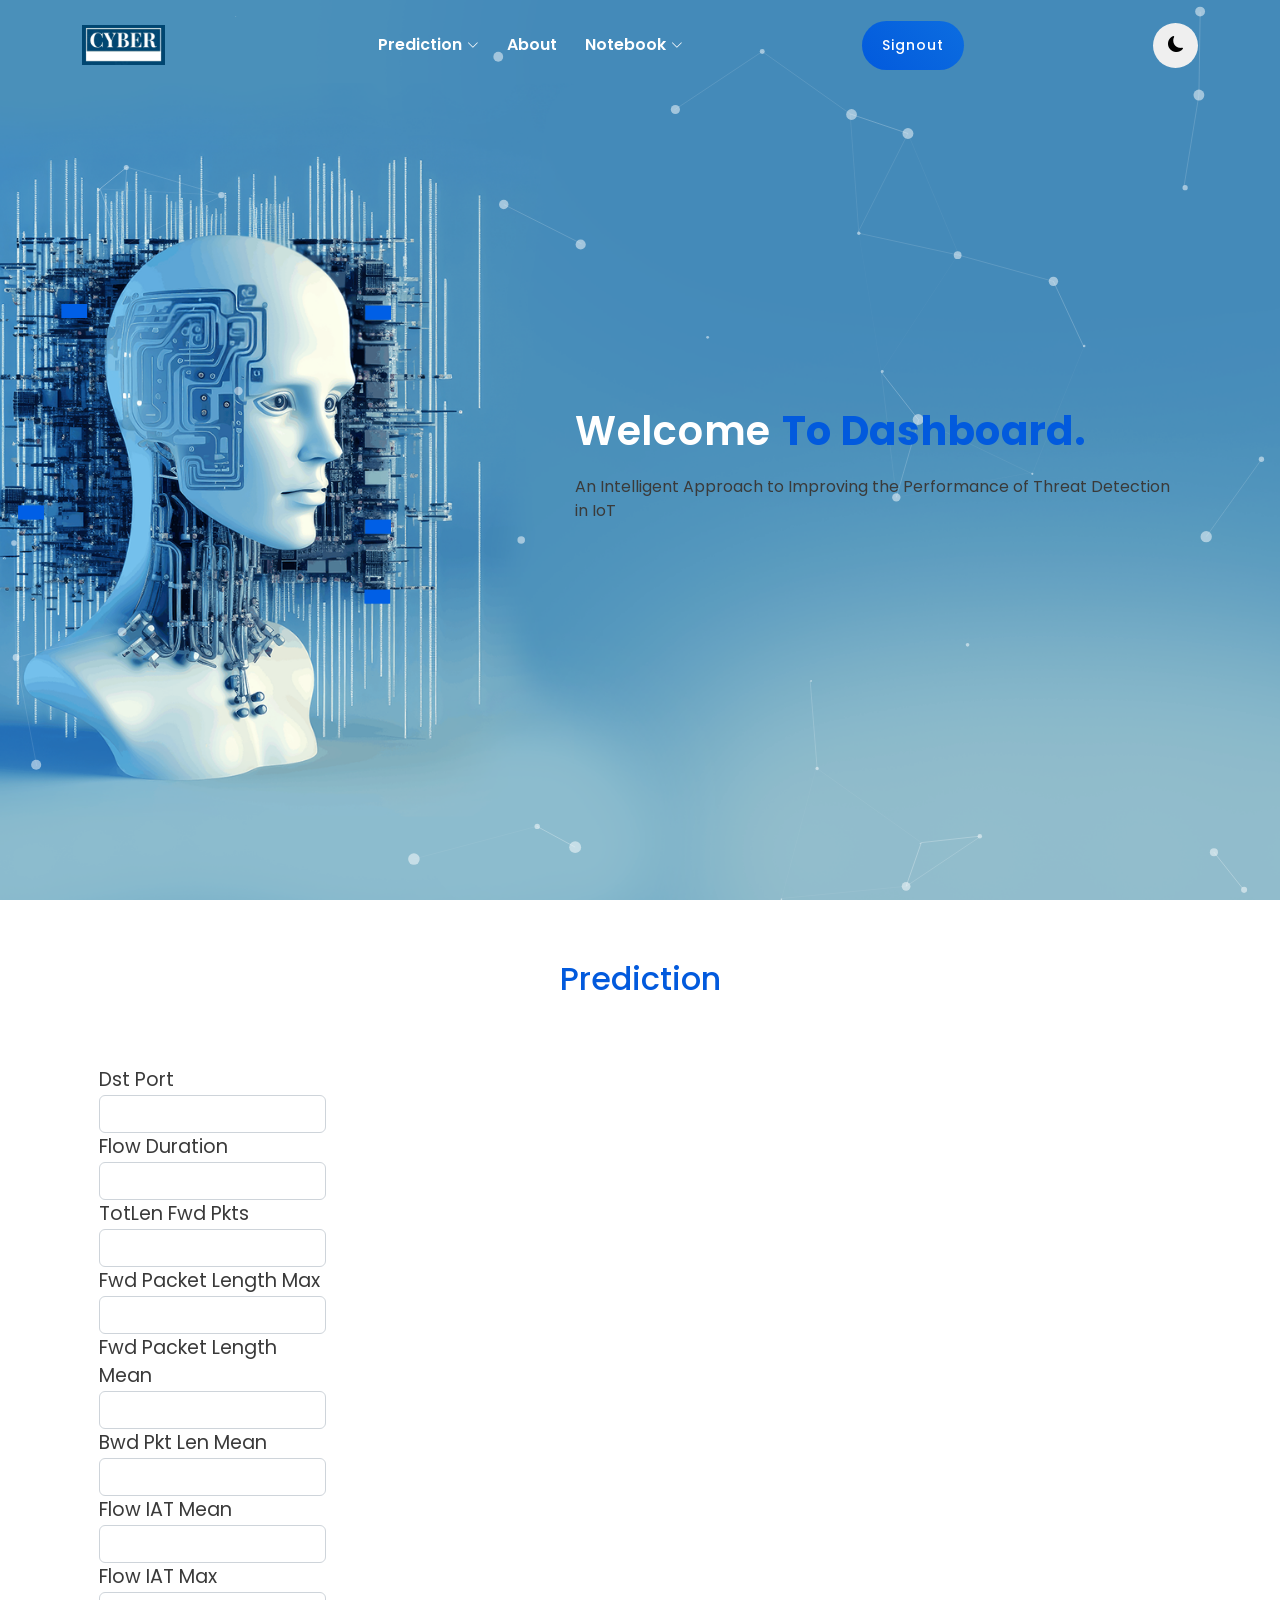
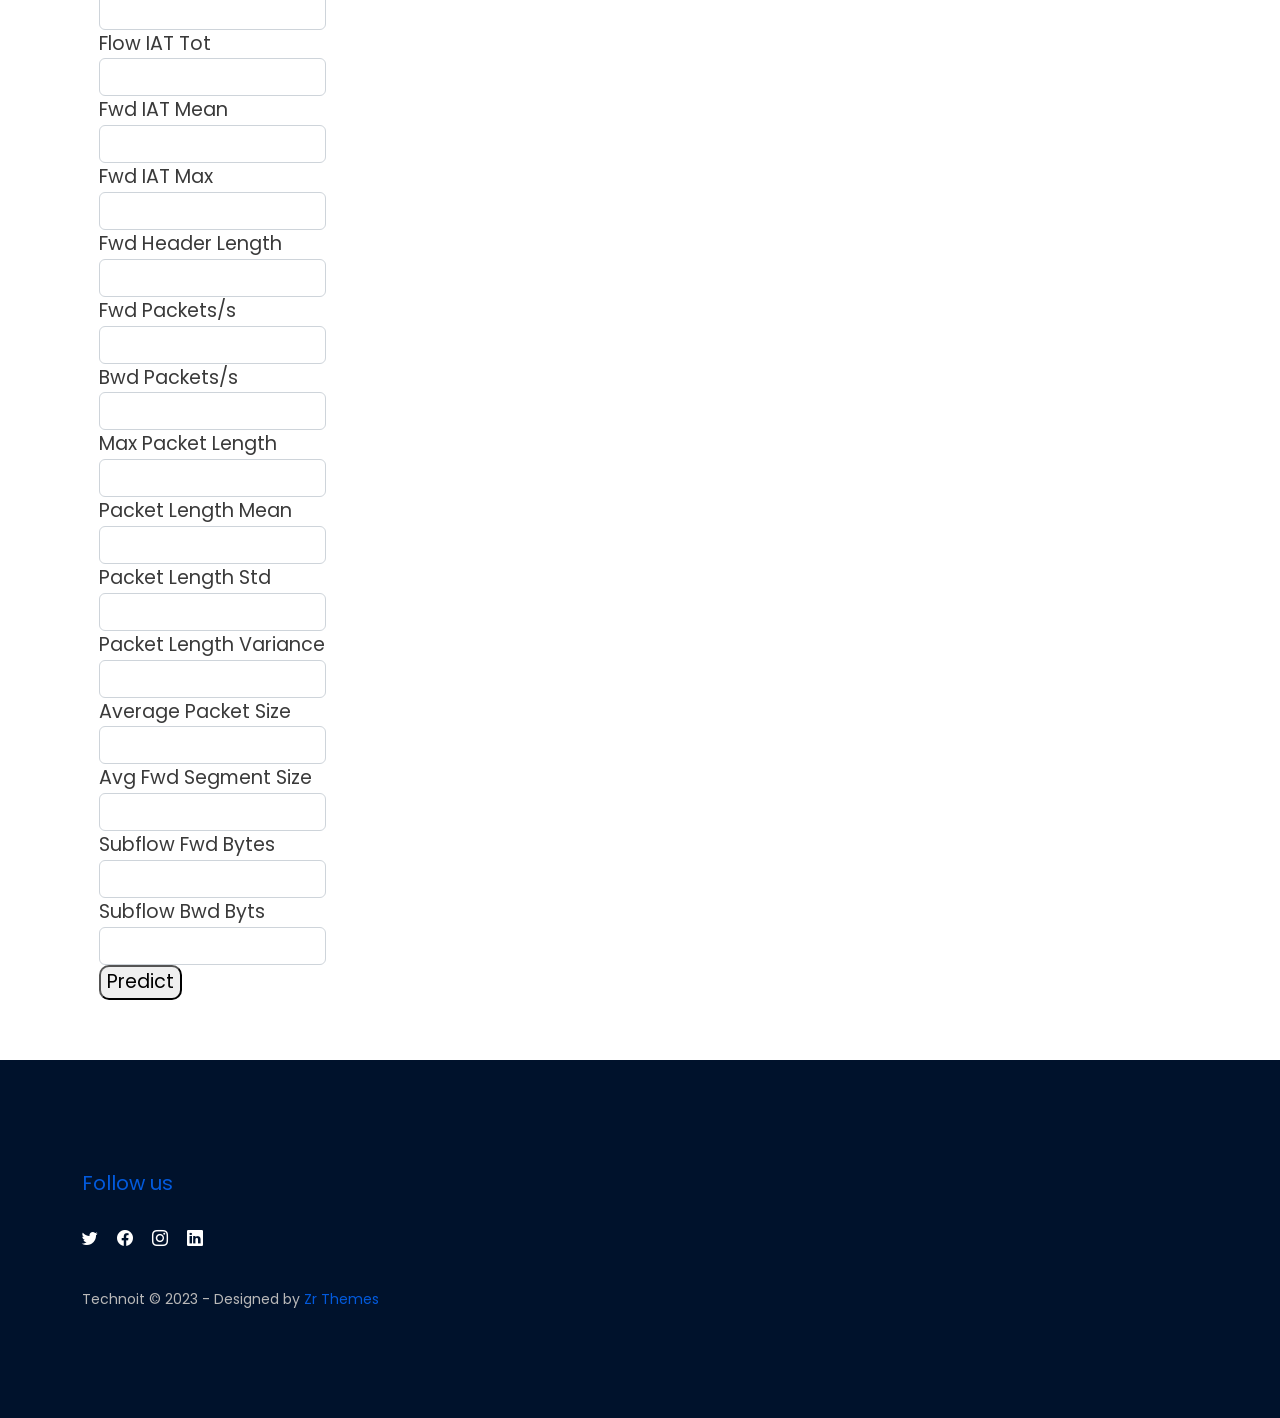
<file: templates/home1.html>
<!DOCTYPE html>
<html lang="zxx">
  <head>
  <meta charset="utf-8">
  <meta content="width=device-width, initial-scale=1.0" name="viewport">

  <title>Home</title>
  <meta content="" name="Technoit - IT Solutions & Business Services Multipurpose Responsive Website Template">
  <meta name="description" content="Technoit - IT Solutions & Business Services Multipurpose Responsive Website Template">
  <meta http-equiv="X-UA-Compatible" content="ie=edge">
  <meta content="" name="ZRTHEMES">

  <!-- Favicons -->
  <link href="static/assets/images/favicon.png" rel="icon">
  <link href="static/assets/images/apple-touch-icon.png" rel="apple-touch-icon">

  <!-- Google Fonts -->
  <link href="https://fonts.googleapis.com/css2?family=Open+Sans:ital,wght@0,300;0,400;0,500;0,600;0,700;1,300;1,400;1,600;1,700&amp;family=Montserrat:ital,wght@0,300;0,400;0,500;0,600;0,700;1,300;1,400;1,500;1,600;1,700&amp;family=Raleway:ital,wght@0,300;0,400;0,500;0,600;0,700;1,300;1,400;1,500;1,600;1,700&amp;display=swap" rel="stylesheet">
  <link rel="preconnect" href="https://fonts.googleapis.com">
  <link rel="preconnect" href="https://fonts.gstatic.com" crossorigin="">
  <link href="https://fonts.googleapis.com/css2?family=Oswald:wght@500&amp;display=swap" rel="stylesheet">
  <link href="https://fonts.googleapis.com/css2?family=Poppins:wght@300;400&amp;display=swap" rel="stylesheet">
  <!-- Vendor CSS Files -->
  <link href="static/assets/vendor/aos/aos.css" rel="stylesheet">
  <link href="static/assets/stylesheets/font-awesome.min.css" rel="stylesheet">
  <link href="static/assets/vendor/swiper/swiper-bundle.min.css" rel="stylesheet">
  <link href="static/assets/vendor/glightbox/css/glightbox.min.css" rel="stylesheet">
  <link href="static/assets/vendor/bootstrap/css/bootstrap.min.css" rel="stylesheet">
  <link href="static/assets/vendor/bootstrap-icons/bootstrap-icons.css" rel="stylesheet">
  <!-- Main CSS File -->
  <link href="static/assets/stylesheets/styles.css" rel="stylesheet">


</head>

<body>

  <header id="header" class="header d-flex align-items-center sticked stikcy-menu">
    <div class="container-fluid container-xl d-flex align-items-center justify-content-between">
      <a href="index.html" class="logo d-flex align-items-center">
        <img src="static/assets/images/cyber1.png" alt="logo">
      </a>
      <nav id="navbar" class="navbar">
        <ul>
          
          <li class="dropdown"><a href="#"><span>Prediction</span> <i class="bi bi-chevron-down dropdown-indicator"></i></a>
            <ul>
              <li><a href="/home">CICIDS2017</a></li>
              <li><a href="/home1">CICIDS2018</a></li>
              
            </ul>
          </li>
          <li><a href="/about">About</a></li>
          <li class="dropdown"><a href="#"><span>Notebook</span> <i class="bi bi-chevron-down dropdown-indicator"></i></a>
            <ul>
              <li><a href="/notebook1">CICIDS2017</a></li>
              <li><a href="/notebook2">CICIDS2018</a></li>
              
            </ul>
          </li>
        </ul>
      </nav><!-- .navbar -->
      <a href="/login" class="btn-get-started hide-on-mobile">Signout</a>
      <button id="darkmode-button"><i class="bi bi-moon-fill"></i></button>
      <i class="mobile-nav-toggle mobile-nav-show bi bi-list"></i>
      <i class="mobile-nav-toggle mobile-nav-hide d-none bi bi-x"></i>
    </div>
  </header>
  <!-- End Header -->

  <!--  Hero Section  -->
  <section id="hero" class="hero sticked-header-offset">

    <div id="particles-js"></div>
    <div id="repulse-circle-div"></div>
    <div class="container position-relative">
      <div class="row gy-5 aos-init aos-animate">
        <div class="col-lg-7 offset-lg-5 dark-bg order-lg-1 d-flex flex-column justify-content-start text-left caption">
          <h2 data-aos="fade-up">Welcome <span>to Dashboard</span><span class="circle" data-aos="fade-right" data-aos-delay="800">.</span></h2>
          <p data-aos="fade-up" data-aos-delay="400">An Intelligent Approach to Improving the Performance of Threat Detection in IoT</p>
          
          
        </div>
      </div>
    </div>
  </section>
  <!-- End Hero Section -->

  <main id="main">
        <!-- Start Service Section -->
        <div id="services" class="section">
          <div class="top-icon-box position-relative">
            <div class="container position-relative">
              <div class="section-header">
                <h2>Prediction</h2>
                
              </div>
              <div class="row gy-4">
            <form action="/predict1" method="post" style="width: 50%;font-size: 1.2em;margin-left: 5px;border-color: black;">
              <div class="container">
                <div class="row">
                  <div class="col-8">
              <div class="col-8">
                <div class="form-group">
                  <label for="age">Dst Port</label>
                  <input class="form-control" type="text" id="age" name="0" required="required">
                </div>
              <div class="form-group">
                <label for="age">Flow Duration</label>
                <input class="form-control" type="text" id="age" name="1" required="required">
              </div>

                     
          
              <div class="form-group">
                <label for="age">TotLen Fwd Pkts</label>
                <input class="form-control" type="text" id="age" name="2" required="required">
              </div>
          

          
                <div class="form-group">
                  <label for="age">Fwd Packet Length Max</label>
                  <input class="form-control" type="text" id="age" name="3" required="required">
                </div>
              
                <div class="form-group">
                  <label for="age">Fwd Packet Length Mean</label>
                  <input class="form-control" type="text" id="age" name="4" required="required">
                </div>

               
                <div class="form-group">
                  <label for="age">Bwd Pkt Len Mean</label>
                  <input class="form-control" type="text" id="age" name="5" required="required">
                </div>
                <div class="form-group">
                  <label for="age">Flow IAT Mean</label>
                  <input class="form-control" type="text" id="age" name="6" required="required">
                </div>
          
                <div class="form-group">
                  <label for="age">Flow IAT Max</label>
                  <input class="form-control" type="text" id="age" name="7" required="required">
                </div>
          
                <div class="form-group">
                  <label for="age">Flow IAT Tot</label>
                  <input class="form-control" type="text" id="age" name="8" required="required">
                </div>

                <div class="form-group">
                  <label for="age">Fwd IAT Mean</label>
                  <input class="form-control" type="text" id="age" name="9" required="required">
                </div>

                <div class="form-group">
                  <label for="age">Fwd IAT Max</label>
                  <input class="form-control" type="text" id="age" name="10" required="required">
                </div>

                <div class="form-group">
                  <label for="age">Fwd Header Length</label>
                  <input class="form-control" type="text" id="age" name="11" required="required">
                </div>

                <div class="form-group">
                  <label for="age">Fwd Packets/s</label>
                  <input class="form-control" type="text" id="age" name="12" required="required">
                </div>

                <div class="form-group">
                  <label for="age">Bwd Packets/s</label>
                  <input class="form-control" type="text" id="age" name="13" required="required">
                </div>
  
                       
            
                <div class="form-group">
                  <label for="age">Max Packet Length</label>
                  <input class="form-control" type="text" id="age" name="14" required="required">
                </div>
            
  
            
                  <div class="form-group">
                    <label for="age">Packet Length Mean</label>
                    <input class="form-control" type="text" id="age" name="15" required="required">
                  </div>
                
                  <div class="form-group">
                    <label for="age">Packet Length Std</label>
                    <input class="form-control" type="text" id="age" name="16" required="required">
                  </div>
  
                 
                  <div class="form-group">
                    <label for="age">Packet Length Variance</label>
                    <input class="form-control" type="text" id="age" name="17" required="required">
                  </div>
                  <div class="form-group">
                    <label for="age">Average Packet Size</label>
                    <input class="form-control" type="text" id="age" name="18" required="required">
                  </div>
            
                  <div class="form-group">
                    <label for="age">Avg Fwd Segment Size</label>
                    <input class="form-control" type="text" id="age" name="19" required="required">
                  </div>
            
                  
  
                  <div class="form-group">
                    <label for="age">Subflow Fwd Bytes</label>
                    <input class="form-control" type="text" id="age" name="20" required="required">
                  </div>
  
                  <div class="form-group">
                    <label for="age">Subflow Bwd Byts</label>
                    <input class="form-control" type="text" id="age" name="21" required="required">
                  </div>
  
                 
  
  
  

                <button type="submit" class="button" style="border-radius: 10px;">Predict</button>
            </form>
          <br>
        </div>
      </div>
    </div>
  </div>
  <!-- End Service Section -->
<!-- End Contact Section -->


</main><!-- End #main -->

<!--  Footer  -->
<footer id="footer" class="footer-section">
<div class="container">
  <div class="footer-content pt-5 pb-5">
      <div class="row">
          <div class="col-xl-4 col-lg-4 mb-50">
              <div class="footer-widget">
                  
                  <div class="footer-social-icon">
                      <span>Follow us</span>
                      <a href="#" class="twitter"><i class="bi bi-twitter"></i></a>
                      <a href="#" class="facebook"><i class="bi bi-facebook"></i></a>
                      <a href="#" class="instagram"><i class="bi bi-instagram"></i></a>
                      <a href="#" class="linkedin"><i class="bi bi-linkedin"></i></a>
                  </div>
              </div>
          </div>
          
         </div>
      <div class="row">
          <div class="col-xl-6 col-lg-6 text-left text-lg-left">
              <div class="copyright-text">
                  <p>Technoit © 2023 - Designed by <a href="https://www.templatemonster.com/authors/zrthemes/">Zr Themes</a></p>
              </div>
          </div>
      </div>
  </div>
</div>
</footer>
<!-- End Footer -->

<a href="#" class="scroll-top d-flex align-items-center justify-content-center active">
<i class="bi bi-arrow-up-short"></i>
</a>

<div id="preloader"></div>

<!-- Vendor JS Files -->
<script src="static/assets/javascripts/jquery.min.js"></script>
<script src="static/assets/vendor/glightbox/js/glightbox.min.js"></script>
<script src="static/assets/vendor/bootstrap/js/bootstrap.bundle.min.js"></script>
<script src="static/assets/vendor/aos/aos.js"></script>
<script src="static/assets/vendor/swiper/swiper-bundle.min.js"></script>
<script src="static/assets/javascripts/plugins.js"></script>
<script src="static/assets/javascripts/purecounter_vanilla.js"></script>
<script src="static/assets/javascripts/validator.min.js"></script>
<script src="static/assets/javascripts/contactform.js"></script>
<script src="static/assets/javascripts/particles.min.js"></script>
<script src="static/assets/javascripts/script.js"></script>

<!-- Template Main JS File -->
<script src="static/assets/javascripts/main.js"></script>



</body></html>
</file>
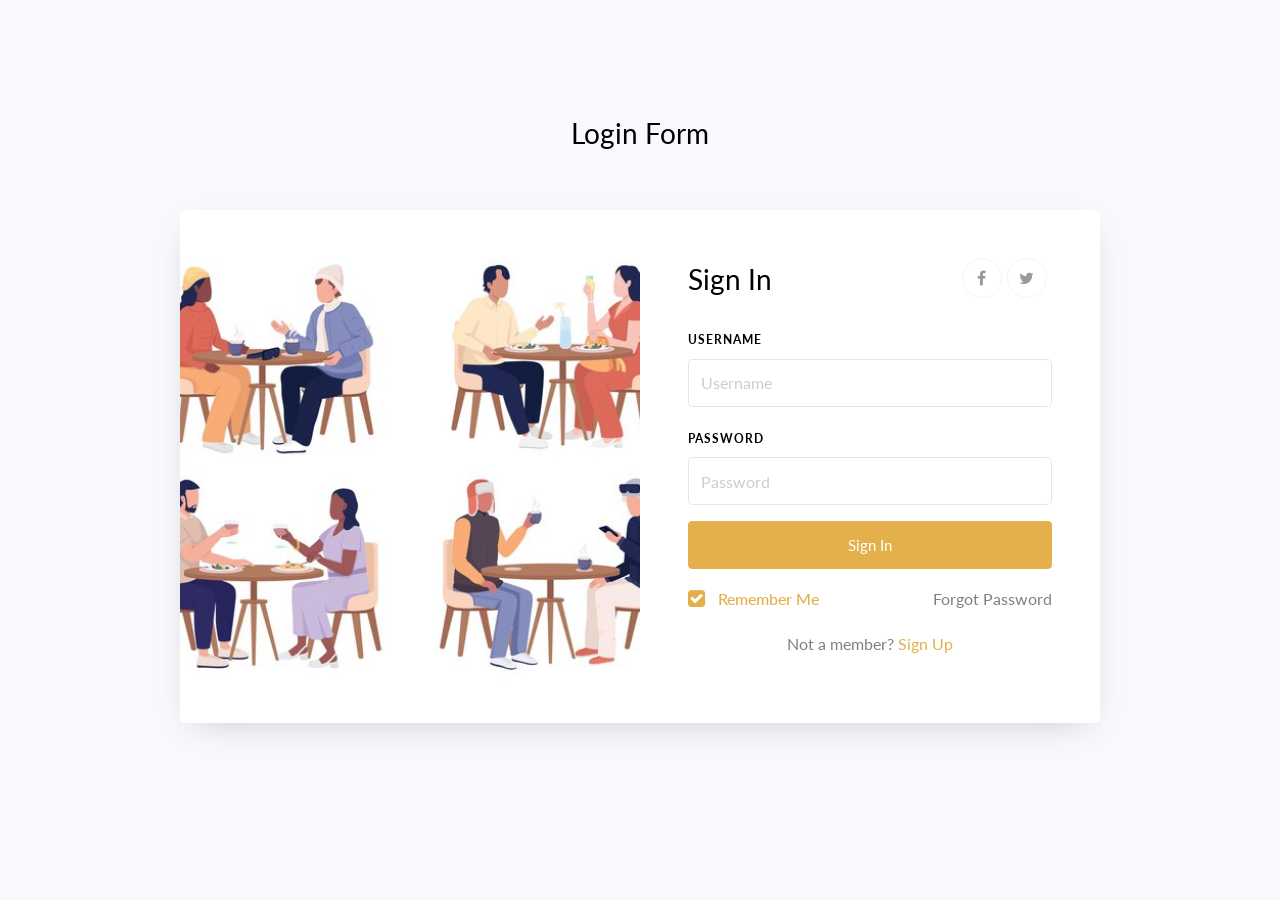
<file: templates/signin.html>
<!doctype html>
<html lang="en">
  <head>
  	<title>Login</title>
    <meta charset="utf-8">
    <meta name="viewport" content="width=device-width, initial-scale=1, shrink-to-fit=no">

	<link href="https://fonts.googleapis.com/css?family=Lato:300,400,700&display=swap" rel="stylesheet">

	<link rel="stylesheet" href="https://stackpath.bootstrapcdn.com/font-awesome/4.7.0/css/font-awesome.min.css">
	
	<link rel="stylesheet" href="static/css/style.css">

	</head>
	<body>
	<section class="ftco-section">
		<div class="container">
			<div class="row justify-content-center">
				<div class="col-md-6 text-center mb-5">
					<h2 class="heading-section">Login Form</h2>
				</div>
			</div>
			<div class="row justify-content-center">
				<div class="col-md-12 col-lg-10">
					<div class="wrap d-md-flex">
						<div class="img" style="background-image: url(static/images/bg-1.jpg);">
			      </div>
						<div class="login-wrap p-4 p-md-5">
			      	<div class="d-flex">
			      		<div class="w-100">
			      			<h3 class="mb-4">Sign In</h3>
			      		</div>
								<div class="w-100">
									<p class="social-media d-flex justify-content-end">
										<a href="#" class="social-icon d-flex align-items-center justify-content-center"><span class="fa fa-facebook"></span></a>
										<a href="#" class="social-icon d-flex align-items-center justify-content-center"><span class="fa fa-twitter"></span></a>
									</p>
								</div>
			      	</div>
							<form action="/signin" method="GET" class="signin-form">
			      		<div class="form-group mb-3">
			      			<label class="label" for="name">Username</label>
			      			<input type="text" class="form-control" name="user" placeholder="Username" required>
			      		</div>
		            <div class="form-group mb-3">
		            	<label class="label" for="password">Password</label>
		              <input type="password" class="form-control" name="password" placeholder="Password" required>
		            </div>
		            <div class="form-group">
		            	<button type="submit" class="form-control btn btn-primary rounded submit px-3">Sign In</button>
		            </div>
		            <div class="form-group d-md-flex">
		            	<div class="w-50 text-left">
			            	<label class="checkbox-wrap checkbox-primary mb-0">Remember Me
									  <input type="checkbox" checked>
									  <span class="checkmark"></span>
										</label>
									</div>
									<div class="w-50 text-md-right">
										<a href="#">Forgot Password</a>
									</div>
		            </div>
		          </form>
		          <p class="text-center">Not a member? <a href="/logon">Sign Up</a></p>
		        </div>
		      </div>
				</div>
			</div>
		</div>
	</section>

	<script src="static/js/jquery.min.js"></script>
  <script src="static/js/popper.js"></script>
  <script src="static/js/bootstrap.min.js"></script>
  <script src="static/js/main.js"></script>

	</body>
</html>
</file>
<file: templates/static/assets/stylesheets/styles.css>
/*------------------------------------------------------------
    Template name    : Technoit - IT Solutions & Business Services Multipurpose Responsive Website Template
    Author           : ZRTHEMES
    Version          : 2.0
    File Description : Main css file of the template
--------------------------------------------------------------*/

/*--------------------------------------------------------------
# General
--------------------------------------------------------------*/

:root {
  --font-default:
  'Poppins', sans-serif;
  --font-primary:
  'Poppins', sans-serif;
  --font-secondary:
  'Poppins', sans-serif;
  scroll-behavior: smooth;
  --color-bg: #025add;
  --hero-overlay-color: transparent;
  --menu-color: #ffffff;
  --theme-color: #025add;
  --border-color: #e2e2e2;
  --theme-color-dark: #f8f8f8;
  --text-color: #3a3a3a;
  --hero-text-color: #ffffff;
  --text-white-color: #ffffff;
  --text-grey-color: #3a3a3a;
  --text-theme-color: #025add;
  --light-color: #ffffff;
  --color-default: #3a3a3a;
  --color-primary: #025add;
  --color-secondary: #0c6de0;
  --color-start: #3a3a3a;
  --color-end: #3a3a3a;
  --hero-card-bg: rgb(228 227 223 / 17%);
  --box-shadow-color: rgb(82 90 101 / 10%);
}

:root.dark {
  --menu-color-bg: #565656;
  --color-bg: #000000;
  --hero-overlay-color: #000000;
  --menu-color: #ffffff;
  --theme-color: #000000;
  --border-color: #14929a;
  --theme-color-dark: #2c2c2c;
  --text-color: #ffffff;
  --hero-text-color: #ffffff;
  --text-white-color: #ffffff;
  --text-grey-color: #565656;
  --text-theme-color: #14929a;
  --light-color: #000000;
  --color-default: #000000;
  --color-primary: #000000;
  --color-secondary: #000000;
  --color-start: #000000;
  --color-end: #000000;
  --hero-card-bg: rgb(0 0 0 / 83%);
  --box-shadow-color: rgb(20 146 154 / 49%);
}

body {
  font-family: var(--font-default);
  color: var(--text-color);
  background: var(--theme-color);
  transition: 0.5s background ease;
}

body.dark {
  --menu-color-bg: #ffffff;
  --color-bg: #000000;
  --hero-overlay-color: #000000;
  --menu-color: #ffffff;
  --border-color: #025add;
  --theme-color-dark: #151515;
  --text-color: #ffffff;
  --text-white-color: #ffffff;
  --text-grey-color: #565656;
  --text-theme-color: #025add;
  --light-color: #000000;
  --color-default: #000000;
  --color-secondary: #0c6de0;
  --color-start: #000000;
  --color-end: #000000; 
  --hero-card-bg: rgb(0 0 0 / 83%);
  --box-shadow-color: rgb(12 109 224 / 69%);
}


#darkmode-button{
    border-radius: 50%;
    border: none;
    outline: none;
    display: grid;
    place-items: center;
    width: 45px;
    height: 45px;
    margin-left: 10px;
}

a {
  color: var(--color-primary);
  text-decoration: none;
}

a:hover {
  color: var(--color-primary);
  text-decoration: none;
}

h1,
h2,
h3,
h4,
h5,
h6 {
  font-family: var(--font-primary);
}

.toggle-container {
  position: relative;
}

.theme-btn {
  width: 6em;
  height: 6em;
  padding: 0.5em;
  border-radius: 50%;
  cursor: pointer;
  border: none;
  background-color: transparent;
}

.theme-btn img {
  height: 100%;
  width: 100%;
  object-fit: cover;
}

.theme-btn.light {
  display: none;
}

.dark .theme-btn.dark {
  display: none;
}

.dark .theme-btn.light {
  display: block;
}

.hide-on-mobile{
  display: block;
}

/*--------------------------------------------------------------
# Sections & Section Header
--------------------------------------------------------------*/
section {
  padding: 60px 0;
  overflow: hidden;
}

.section{
  padding: 60px 0;
  overflow: hidden;
  background: var(--light-color);
}

.section-grey{
  padding: 90px 0;
  overflow: hidden;
  background: var(--theme-color-dark);
}

.sections-bg {
  background-color: var(--theme-color-dark);
}

.section-header {
  text-align: center;
  padding-bottom: 60px;
}

.section-header h2 {
  font-size: 32px;
  position: relative;
  color: var(--color-primary);
}

.section-header p {
  margin-bottom: 0;
  color: #b8651d;
}

img {
  transition: 0.3s;
}

img:hover {
  transform: scale(1.1);
}

.fill-btn{
  font-family: var(--font-primary);
  font-weight: 500;
  font-size: 15px;
  letter-spacing: 1px;
  display: inline-block;
  padding: 14px 40px;
  border-radius: 50px;
  border: 0;
  transition: 0.3s;
  color: var(--text-white-color);
  background: linear-gradient(45deg, var(--color-primary), var(--color-secondary));
  box-shadow: 0 0 15px rgba(0, 0, 0, 0.08);
}

.fill-btn:hover {background: linear-gradient(45deg, var(--color-secondary), var(--color-primary));color: var(--text-white-color);}

/*--------------------------------------------------------------
# Breadcrumbs
--------------------------------------------------------------*/
.breadcrumbs .page-header {
  padding: 120px 0 60px 0;
  min-height: 20vh;
  background: url(../images/page-header-bg.png) center bottom;
  background-size: cover;
  border-radius: 0px;
  overflow: hidden;
  position: relative;
}
.breadcrumbs .page-header:before {
    content: "";
    position: absolute;
    left: 0;
    bottom: 0;
    top: 0;
    right: 0;
    width: 100%;
    height: 100%;
    background: linear-gradient(360deg,var(--light-color), var(--light-color));
    z-index: 0;
    opacity: 0.6;
}

.breadcrumbs .page-header h2 {
  color: var(--color-primary);
}

.breadcrumbs .page-header p {
  color: var(--menu-color);
}

.breadcrumbs nav {
  background-color: var(--theme-color);
  padding: 20px 0;
}

.breadcrumbs nav ol {
  display: flex;
  flex-wrap: wrap;
  list-style: none;
  margin: 0;
  padding: 0;
  font-size: 16px;
  color: var(--color-default);
}

.breadcrumbs nav ol a {
  color: var(--text-white-color);
  transition: 0.3s;
}

.breadcrumbs nav ol a:hover {
  text-decoration: underline;
}

.breadcrumbs nav ol li+li {
  padding-left: 10px;
}

.breadcrumbs nav ol li+li::before {
  display: inline-block;
  padding-right: 10px;
  color: var(--color-secondary);
  content: "/";
}

/*--------------------------------------------------------------
# Scroll top button
--------------------------------------------------------------*/
.scroll-top {
  position: fixed;
  visibility: hidden;
  opacity: 0;
  right: 15px;
  bottom: -15px;
  z-index: 99999;
  background: var(--color-primary);
  width: 44px;
  height: 44px;
  border-radius: 50px;
  transition: all 0.4s;
}

.scroll-top i {
  font-size: 24px;
  color: #fff;
  line-height: 0;
}

.scroll-top:hover {
  background: rgb(16 16 16 / 80%);
  color: #fff;
}

.scroll-top.active {
  visibility: visible;
  opacity: 1;
  bottom: 15px;
}

/*--------------------------------------------------------------
# Preloader
--------------------------------------------------------------*/
#preloader {
  position: fixed;
  inset: 0;
  z-index: 999999;
  overflow: hidden;
  background: var(--color-primary);
  transition: all 0.6s ease-out;
}

#preloader:before {
  content: "";
  position: fixed;
  top: calc(48% - 3px);
  left: calc(48% - 3px);
  border: 2px solid #fff;
  border-color: var(--light-color) transparent var(--light-color) transparent;
  border-radius: 50%;
  width: 60px;
  height: 60px;
  -webkit-animation: animate-preloader 1.5s linear infinite;
  animation: animate-preloader 1.5s linear infinite;
}

@-webkit-keyframes animate-preloader {
  0% {
    transform: rotate(0deg);
  }

  100% {
    transform: rotate(360deg);
  }
}

@keyframes animate-preloader {
  0% {
    transform: rotate(0deg);
  }

  100% {
    transform: rotate(360deg);
  }
}

/*--------------------------------------------------------------
# Disable aos animation delay on mobile devices
--------------------------------------------------------------*/
@media screen and (max-width: 768px) {
  [data-aos-delay] {
    transition-delay: 0 !important;
  }
  .hide-on-mobile{
    display: none !important;
  }
}

/*--------------------------------------------------------------
# Header
--------------------------------------------------------------*/
.topbar {
  background: #00796b;
  height: 40px;
  font-size: 14px;
  transition: all 0.5s;
  color: #fff;
  padding: 0;
}

.topbar .contact-info i {
  font-style: normal;
  color: #fff;
  line-height: 0;
}

.topbar .contact-info i a,
.topbar .contact-info i span {
  padding-left: 5px;
  color: #fff;
}

@media (max-width: 575px) {

  .topbar .contact-info i a,
  .topbar .contact-info i span {
    font-size: 13px;
  }
}

.topbar .contact-info i a {
  line-height: 0;
  transition: 0.3s;
}

.topbar .contact-info i a:hover {
  color: #fff;
  text-decoration: underline;
}

.topbar .social-links a {
  color: rgba(255, 255, 255, 0.7);
  line-height: 0;
  transition: 0.3s;
  margin-left: 20px;
}

.topbar .social-links a:hover {
  color: #fff;
}

.header {
  transition: all 0.5s;
  z-index: 997;
  height: 90px;
}

.header.sticked {
  position: fixed;
  top: 0;
  right: 0;
  left: 0;
  height: 90px;
}

.header .logo img {
  max-height: 40px;
  margin-right: 6px;
}

.header.stikcy-menu {
  background: var(--light-color);
}
.header.stikcy-menu .logo h1{
  color: var(--color-primary);
}

.header .logo h1 {
  font-size: 30px;
  margin: 0;
  letter-spacing: 0.8px;
  color: var(--color-primary);
  font-family: var(--font-primary);
}

.header .logo h1 span {
  color: var(--color-primary);
}

.sticked-header-offset {
  margin-top: 0;
}

section {background: var(--light-color);}

/*--------------------------------------------------------------
# Desktop Navigation
--------------------------------------------------------------*/
@media (min-width: 1280px) {
  .navbar {
    padding: 0;
  }

  .navbar ul {
    margin: 0;
    padding: 0;
    display: flex;
    list-style: none;
    align-items: center;
  }

  .navbar li {
    position: relative;
  }

  .navbar>ul>li {
    white-space: nowrap;
    padding: 10px 0 10px 28px;
  }

  .navbar a,
  .navbar a:focus {
    display: flex;
    align-items: center;
    justify-content: space-between;
    font-family: var(--font-secondary);
    font-size: 16px;
    font-weight: 600;
    color: var(--menu-color);
    white-space: nowrap;
    transition: 0.3s;
    position: relative;
  }

  .stikcy-menu .navbar a{
    color: var(--text-color);
  }

  .navbar a i,
  .navbar a:focus i {
    font-size: 12px;
    line-height: 0;
    margin-left: 5px;
  }

  .navbar a:hover:before,
  .navbar li:hover>a:before,
  .navbar .active:before {
    visibility: visible;
    width: 100%;
  }

  .navbar a:hover,
  .navbar .active,
  .navbar .active:focus,
  .navbar li:hover>a {
    color: var(--color-primary);
  }

  .navbar .dropdown ul {
    display: block;
    position: absolute;
    left: 28px;
    top: calc(100% + 30px);
    margin: 0;
    padding: 10px 0;
    z-index: 99;
    opacity: 0;
    visibility: hidden;
    background: var(--light-color);
    box-shadow: 0px 0px 30px rgba(127, 137, 161, 0.25);
    transition: 0.3s;
    border-radius: 0px;
  }

  .navbar .dropdown ul li {
    min-width: 200px;
  }

  .navbar .dropdown ul a {
    padding: 10px 20px;
    font-size: 15px;
    font-weight: 400;
    color: var(--text-color);
  }

  .navbar .dropdown ul a i {
    font-size: 12px;
  }

  .navbar .dropdown ul a:hover,
  .navbar .dropdown ul .active:hover,
  .navbar .dropdown ul li:hover>a {
    color: var(--color-primary);
  }

  .navbar .dropdown:hover>ul {
    opacity: 1;
    top: 100%;
    visibility: visible;
  }

  .navbar .dropdown .dropdown ul {
    top: 0;
    left: calc(100% - 30px);
    visibility: hidden;
  }

  .navbar .dropdown .dropdown:hover>ul {
    opacity: 1;
    top: 0;
    left: 100%;
    visibility: visible;
  }
}

@media (min-width: 1280px) and (max-width: 1366px) {
  .navbar .dropdown .dropdown ul {
    left: -90%;
  }

  .navbar .dropdown .dropdown:hover>ul {
    left: -100%;
  }
}

@media (min-width: 1280px) {

  .mobile-nav-show,
  .mobile-nav-hide {
    display: none;
  }
}

/*--------------------------------------------------------------
# Mobile Navigation
--------------------------------------------------------------*/
@media (max-width: 1279px) {
  .navbar {
    position: fixed;
    top: 0;
    right: -100%;
    width: 100%;
    max-width: 400px;
    bottom: 0;
    transition: 0.3s;
    z-index: 9997;
  }

  .navbar ul {
    position: absolute;
    inset: 0;
    padding: 50px 0 10px 0;
    margin: 0;
    background: var(--color-primary);
    overflow-y: auto;
    transition: 0.3s;
    z-index: 9998;
  }

  .navbar a,
  .navbar a:focus {
    display: flex;
    align-items: center;
    justify-content: space-between;
    padding: 10px 20px;
    font-family: var(--font-primary);
    font-size: 15px;
    color: rgb(255 255 255);
    white-space: nowrap;
    transition: 0.3s;
  }

  .navbar a i,
  .navbar a:focus i {
    font-size: 12px;
    line-height: 0;
    margin-left: 5px;
  }

  .navbar a:hover,
  .navbar .active,
  .navbar .active:focus,
  .navbar li:hover>a {
    color: #fff;
  }

  .navbar .getstarted,
  .navbar .getstarted:focus {
    background: var(--color-primary);
    padding: 8px 20px;
    border-radius: 4px;
    margin: 15px;
    color: #fff;
  }

  .navbar .getstarted:hover,
  .navbar .getstarted:focus:hover {
    color: #fff;
    background: rgba(0, 131, 116, 0.8);
  }

  .navbar .dropdown ul,
  .navbar .dropdown .dropdown ul {
    position: static;
    display: none;
    padding: 10px 0;
    margin: 10px 20px;
    transition: all 0.5s ease-in-out;
    background-color: var(--color-primary);
  }

  .navbar .dropdown>.dropdown-active,
  .navbar .dropdown .dropdown>.dropdown-active {
    display: block;
  }

  .mobile-nav-show {
    color: var(--color-primary);
    font-size: 28px;
    cursor: pointer;
    line-height: 0;
    transition: 0.5s;
    z-index: 9999;
    margin-right: 10px;
  }

  .mobile-nav-hide {
    color: #fff;
    font-size: 32px;
    cursor: pointer;
    line-height: 0;
    transition: 0.5s;
    position: fixed;
    right: 20px;
    top: 20px;
    z-index: 9999;
  }

  .mobile-nav-active {
    overflow: hidden;
  }

  .mobile-nav-active .navbar {
    right: 0;
  }

  .mobile-nav-active .navbar:before {
    content: "";
    position: fixed;
    inset: 0;
    background: rgb(0 0 0 / 80%);
    z-index: 9996;
  }
}

/*--------------------------------------------------------------
# Featured Section
--------------------------------------------------------------*/

.left {
  text-align: right;
}
.right {
  text-align: left;
}
.list-wrap{
  display: flex;
  gap: 20px;
  margin-bottom: 30px;
}
.list-wrap p{
  color: var(--text-color);
}
.list-wrap:nth-child(3),
.list-wrap:nth-child(6){
  margin-bottom: 0;
}

.list-wrap .description h4{
  color: var(--text-color);
}

.icon {
  width: 150px;
  text-align: center;
  height: 100px;
  border-radius: 50%;
}
.icon svg{
  width: 100%;
}
.list-center-wrap{
  display: flex;
  gap: 20px;
  align-items: center;
  justify-content: center;
  vertical-align: middle;
  height: 100%;
}
.center-icon{
  width: 100%;
  text-align: center;
}
.center-icon img{
  width: 100%;
  border-radius: 20px;
  opacity: 0.9;
}

/*--------------------------------------------------------------
# About Us Section
--------------------------------------------------------------*/
.about h3 {
  font-size: 28px;
  margin-bottom: 20px;
  font-family: var(--font-secondary);
}

.about .call-us {
  left: 10%;
  right: 10%;
  bottom: 0;
  background-color: #fff;
  box-shadow: 0px 2px 25px rgba(0, 0, 0, 0.08);
  padding: 20px;
  text-align: center;
}

.about .call-us h4 {
  font-size: 24px;
  margin-bottom: 5px;
}

.about .call-us p {
  font-size: 28px;
  color: var(--color-primary);
}

.about .content ul {
  list-style: none;
  padding: 0;
}

.about .content ul li {
  padding: 0 0 10px 30px;
  position: relative;
}

.about .content ul i {
  position: absolute;
  font-size: 20px;
  left: 0;
  top: -3px;
  color: var(--color-primary);
}

.about .content p:last-child {
  margin-bottom: 0;
}

.about .play-btn {
  width: 94px;
  height: 94px;
  background: radial-gradient(var(--color-primary) 50%, rgba(0, 131, 116, 0.4) 52%);
  border-radius: 50%;
  display: block;
  position: absolute;
  left: calc(50% - 47px);
  top: calc(50% - 47px);
  overflow: hidden;
}

.about .play-btn:before {
  content: "";
  position: absolute;
  width: 120px;
  height: 120px;
  -webkit-animation-delay: 0s;
  animation-delay: 0s;
  -webkit-animation: pulsate-btn 2s;
  animation: pulsate-btn 2s;
  -webkit-animation-direction: forwards;
  animation-direction: forwards;
  -webkit-animation-iteration-count: infinite;
  animation-iteration-count: infinite;
  -webkit-animation-timing-function: steps;
  animation-timing-function: steps;
  opacity: 1;
  border-radius: 50%;
  border: 5px solid rgba(0, 131, 116, 0.7);
  top: -15%;
  left: -15%;
  background: rgba(198, 16, 0, 0);
}

.about .play-btn:after {
  content: "";
  position: absolute;
  left: 50%;
  top: 50%;
  transform: translateX(-40%) translateY(-50%);
  width: 0;
  height: 0;
  border-top: 10px solid transparent;
  border-bottom: 10px solid transparent;
  border-left: 15px solid #fff;
  z-index: 100;
  transition: all 400ms cubic-bezier(0.55, 0.055, 0.675, 0.19);
}

.about .play-btn:hover:before {
  content: "";
  position: absolute;
  left: 50%;
  top: 50%;
  transform: translateX(-40%) translateY(-50%);
  width: 0;
  height: 0;
  border: none;
  border-top: 10px solid transparent;
  border-bottom: 10px solid transparent;
  border-left: 15px solid #fff;
  z-index: 200;
  -webkit-animation: none;
  animation: none;
  border-radius: 0;
}

.about .play-btn:hover:after {
  border-left: 15px solid var(--color-primary);
  transform: scale(20);
}

@-webkit-keyframes pulsate-btn {
  0% {
    transform: scale(0.6, 0.6);
    opacity: 1;
  }

  100% {
    transform: scale(1, 1);
    opacity: 0;
  }
}

@keyframes pulsate-btn {
  0% {
    transform: scale(0.6, 0.6);
    opacity: 1;
  }

  100% {
    transform: scale(1, 1);
    opacity: 0;
  }
}
.img-frame {
  position: relative;
  background: #f6f6f6;
  background-size: contain;
  padding: 9%;
}
.bar {
  background-color: #f1f1f1;
  padding: 1px;
  border-radius: 15px;
  margin-bottom: 20px;
  font-size: 12px;
  color: var(--light-color);
}

.bar::before {
  content: attr(data-skill);
  background-color: var(--color-primary);
  display: inline-block;
  padding: 5px 0 5px 10px;
  border-radius: inherit;
  animation: load 2s 0s;
  -webkit-animation: load 2s 0s;
  -moz-animation: load 2s 0s;
  -o-animation: load 2s 0s;
}

.bar.front::before {
  background-color: var(--color-primary);
}

.bar.back::before {
  background-color: var(--color-primary);
}

.bar.learning::before {
  width: calc(20% - 10px);
}

.bar.basic::before {
  width: calc(40% - 10px);
}

.bar.intermediate::before {
  width: calc(60% - 10px);
}

.bar.advanced::before {
  width: calc(80% - 10px);
}

.bar.expert::before {
  width: calc(100% - 10px);
}

/*--------------------------------------------------------------
# Clients Section
--------------------------------------------------------------*/
.clients {
  padding: 90px 0;
}

.clients .swiper {
  padding: 10px 0;
}

.clients .swiper-slide img {
  transition: 0.3s;
  filter: grayscale(1);
  opacity: 1;
  border-radius: 8px;
}

.clients .swiper-slide img:hover {
  transform: scale(1.1);
}

.clients .swiper-pagination {
  margin-top: 20px;
  position: relative;
}

.clients .swiper-pagination .swiper-pagination-bullet {
  width: 12px;
  height: 12px;
  background-color: #fff;
  opacity: 1;
  background-color: #ddd;
}

.clients .swiper-pagination .swiper-pagination-bullet-active {
  background-color: var(--color-primary);
}


/*--------------------------------------------------------------
# Call To Action Section
--------------------------------------------------------------*/
.call-to-action {
  background: url(../images/hero-bg.png) center left;
  background-size: cover;
  padding: 150px 0px;
  border-radius: 0px;
  overflow: hidden;
  position: relative;
  background-attachment: fixed;
}

.call-to-action h3 {
  color: #fff;
  font-size: 28px;
  margin-bottom: 20px;
}

.call-to-action p {
  color: #fff;
  margin-bottom: 20px;
}

.call-to-action .play-btn {
  width: 94px;
  height: 94px;
  margin-bottom: 20px;
  background: radial-gradient(var(--color-primary) 50%, rgba(0, 131, 116, 0.4) 52%);
  border-radius: 50%;
  display: inline-block;
  position: relative;
  overflow: hidden;
}

.call-to-action .play-btn:before {
  content: "";
  position: absolute;
  width: 120px;
  height: 120px;
  -webkit-animation-delay: 0s;
  animation-delay: 0s;
  -webkit-animation: pulsate-btn 2s;
  animation: pulsate-btn 2s;
  -webkit-animation-direction: forwards;
  animation-direction: forwards;
  -webkit-animation-iteration-count: infinite;
  animation-iteration-count: infinite;
  -webkit-animation-timing-function: steps;
  animation-timing-function: steps;
  opacity: 1;
  border-radius: 50%;
  border: 5px solid rgba(0, 131, 116, 0.7);
  top: -15%;
  left: -15%;
  background: rgba(198, 16, 0, 0);
}

.call-to-action:before {
  content: "";
  position: absolute;
  left: 0;
  bottom: 0;
  top: 0;
  right: 0;
  width: 100%;
  height: 100%;
  background: #000000;
  z-index: 0;
  opacity: 0.6;
}

.call-to-action .play-btn:hover:before {
  content: "";
  position: absolute;
  left: 50%;
  top: 50%;
  transform: translateX(-40%) translateY(-50%);
  width: 0;
  height: 0;
  border: none;
  border-top: 10px solid transparent;
  border-bottom: 10px solid transparent;
  border-left: 15px solid #fff;
  z-index: 200;
  -webkit-animation: none;
  animation: none;
  border-radius: 0;
}

.call-to-action .play-btn:hover:after {
  border-left: 15px solid var(--color-primary);
  transform: scale(20);
}

.call-to-action .cta-btn {
  font-family: var(--font-primary);
  font-weight: 500;
  font-size: 16px;
  letter-spacing: 1px;
  display: inline-block;
  padding: 12px 48px;
  border-radius: 50px;
  transition: 0.5s;
  margin: 10px;
  color: #fff;
  background: linear-gradient(45deg, var(--color-primary), var(--color-secondary));
}

.call-to-action .cta-btn:hover {
  background: linear-gradient(45deg, var(--color-secondary), var(--color-primary));
}

@keyframes pulsate-btn {
  0% {
    transform: scale(0.6, 0.6);
    opacity: 1;
  }

  100% {
    transform: scale(1, 1);
    opacity: 0;
  }
}


/*--------------------------------------------------------------
# Testimonials Section
--------------------------------------------------------------*/
.testimonials .testimonial-wrap {
  padding-left: 10px;
}

.testimonials .testimonial-item {
  box-sizing: content-box;
  padding: 30px;
  margin: 30px 10px;
  position: relative;
  border-radius: 10px;
  display: flex;
  flex-direction: column;
  box-shadow: -1px 5px 20px 0px var(--box-shadow-color);
}
.testimonials .testimonial-item .info-box{
  min-width: 276px;
}

.testimonials .testimonial-item .testimonial-img {
  width: 90px;
  border-radius: 50px;
  margin-right: 15px;
}

.testimonials .testimonial-item h3 {
  font-size: 18px;
  font-weight: bold;
  margin: 10px 0 5px 0;
  color: var(--color-primary);
}

.testimonials .testimonial-item h4 {
  font-size: 14px;
  color: #999;
  margin: 0;
}

.testimonials .testimonial-item .stars {
  margin: 10px 0;
}

.testimonials .testimonial-item .stars i {
  color: #ffc107;
  margin: 0 1px;
}

.testimonials .testimonial-item .quote-icon-left,
.testimonials .testimonial-item .quote-icon-right {
  color: var(--color-primary);
  font-size: 26px;
  line-height: 0;
}

.testimonials .testimonial-item .quote-icon-left {
  display: inline-block;
  left: -5px;
  position: relative;
}

.testimonials .testimonial-item .quote-icon-right {
  display: inline-block;
  right: -5px;
  position: relative;
  top: 10px;
  transform: scale(-1, -1);
}

.testimonials .testimonial-item p {
  font-style: italic;
  margin: 15px auto 15px auto;
  color: var(--text-color);
}

.testimonials .swiper-pagination {
  margin-top: 20px;
  position: relative;
}

.testimonials .swiper-pagination .swiper-pagination-bullet {
  width: 12px;
  height: 12px;
  background-color: rgb(134 134 134 / 20%);
  opacity: 1;
}

.testimonials .swiper-pagination .swiper-pagination-bullet-active {
  background-color: var(--color-primary);
}

@media (max-width: 767px) {
  .testimonials .testimonial-wrap {
    padding-left: 0;
  }

  .testimonials .testimonial-item {
    padding: 30px;
    margin: 15px;
    flex-direction: column;
  }

  .testimonials .testimonial-item .testimonial-img {
    position: static;
    left: auto;
  }
}


/*--------------------------------------------------------------
# Our Team Section
--------------------------------------------------------------*/
.team .member {
  text-align: center;
  border-radius: 10px;
  padding: 15px;
  overflow: hidden;
}

.team .member img {
  border-radius: 10px;
  overflow: hidden;
}

.team .member .member-content {
  padding: 0 20px 30px 20px;
}

.team .member h4 {
  margin-top: 16px;
  margin-bottom: 2px;
  font-size: 20px;
  color: var(--color-primary);
}

.team .member span {
  font-style: italic;
  display: block;
  font-size: 14px;
  color: var(--text-color);
}

.team .member p {
  padding-top: 10px;
  font-size: 14px;
  font-style: italic;
  color: #6c757d;
}

.team .member .social {
  margin-top: 15px;
  margin-bottom: 10px;
  display: flex;
  align-items: center;
  justify-content: center;
}

.team .member .social a {
  color: var(--color-primary);
  transition: 0.3s;
  border-radius: 50%;
  width: 30px;
  height: 30px;
  display: flex;
  align-items: center;
  justify-content: center;
  border: 2px solid #e8e8e8;
}

.team .member .social a:hover {
  color: var(--color-primary);
  border-color: var(--color-primary);
}

.team .member .social i {
  font-size: 14px;
  margin: 0 2px;
}


/*--------------------------------------------------------------
# Frequently Asked Questions Section
--------------------------------------------------------------*/
.faq .content h3 {
  font-weight: 400;
  font-size: 34px;
}

.faq .content h4 {
  font-size: 20px;
  margin-top: 5px;
}

.faq .content p {
  font-size: 15px;
  color: #6c757d;
}

.faq .accordion-item {
  margin-bottom: 20px;
  border-radius: 8px;
  background: var(--theme-color-dark);
  border: 1px solid var(--border-color);
}

.accordion-flush .accordion-item:last-child{
  border-bottom: 1px solid var(--border-color);
}


.faq .accordion-collapse {
  border: 0;
  background: var(--theme-color-dark);
  border-radius: 0 8px 8px 0;
}

.accordion-flush .accordion-item:first-child{
  border: 1px solid var(--border-color);
}

.faq .accordion-button {
  background: var(--theme-color-dark);
  padding: 20px 50px 20px 20px;
  font-size: 16px;
  line-height: 24px;
  color: var(--color-primary);
  text-align: left;
  box-shadow: none;
  border-radius: 8px !important;
}

.faq .accordion-button .num {
  padding-right: 10px;
  font-size: 20px;
  line-height: 0;
  color: var(--color-primary);
}

.faq .accordion-button:not(.collapsed) {
  color: var(--color-primary);
  box-shadow: none;
}

.faq .accordion-button:after {
  position: absolute;
  right: 20px;
  top: 20px;
  background: url(../images/icons/down-arrow.svg);
}

.faq .accordion-body {
  padding: 40px;
  border: 0;
  border-radius: 0 0 8px 8px;
  background: var(--theme-color-dark);
  box-shadow: none;
  color: var(--text-color);
}

/*--------------------------------------------------------------
# Recent Blog Posts Section
--------------------------------------------------------------*/
.recent-posts article {
  background-color: var(--light-color);
  padding: 30px;
  height: 100%;
  border-radius: 10px;
  overflow: hidden;
  box-shadow: -1px 5px 20px 0px rgb(82 90 101 / 10%);
}

.recent-posts .post-img {
  max-height: 240px;
  margin: -30px -30px 15px -30px;
  overflow: hidden;
  border-radius: 8px;
}

.recent-posts .post-category {
  font-size: 16px;
  color: var(--text-color);
  margin-bottom: 10px;
}

.recent-posts .title {
  font-size: 22px;
  padding: 0;
  margin: 0 0 20px 0;
}

.recent-posts .title a {
  color: var(--color-primary);
  transition: 0.3s;
}

.recent-posts .title a:hover {
  color: var(--text-color);
}

.recent-posts .post-author-img {
  width: 50px;
  border-radius: 50%;
  margin-right: 15px;
}

.recent-posts .post-author {
  margin-bottom: 5px;
  color: var(--text-color);
}

.recent-posts .post-date {
  font-size: 14px;
  color: var(--text-color);
  margin-bottom: 0;
}

@media (min-width: 1280px) {
  .container, .container-lg, .container-md, .container-sm, .container-xl, .container-xxl {
    max-width: 1140px;
  }
}



/*--------------------------------------------------------------
# Hero Section
--------------------------------------------------------------*/
.hero {
  width: 100%;
  position: relative;
  background: url(../images/hero-bg.png) center center;
  background-size: cover;
  padding: 60px 0 0 0;
  height: 100vh;
  min-height: 700px;
  display: flex;
  align-items: center;
  overflow: hidden;
}
.hero::before {
  content: '';
  position: absolute;
  left: 0px;
  right: 0px;
  top: 0px;
  width: 100%;
  height: 100%;
  opacity: 0.6;
  z-index: 0;
  margin-top: 0;
  background: linear-gradient(360deg, var(--hero-overlay-color), var(--hero-overlay-color));
}
.hero .circle{
  color: var(--color-primary);
}
@media (min-width: 1365px) {
  .hero {
    background-attachment: fixed;
  }
}

.dark-bg{
  padding: 50px 30px;
  border-radius: 8px;
}
.social {
  margin-top: 15px;
  margin-bottom: 15px;
  display: flex;
  align-items: center;
  /* justify-content: space-around; */
  gap: 10px;
}

.social a {
  color: var(--text-color);
  transition: 0.3s;
  border-radius: 50%;
  width: 30px;
  height: 30px;
  display: flex;
  align-items: center;
  justify-content: center;
}

.social a:hover {
  color: var(--color-primary);
  border-color: var(--color-primary);
}

.social i {
  font-size: 14px;
  margin: 0 2px;
  color: var(--color-primary);
}
.mr-20{
  margin-right: 20px !important;
}

.hero h2 {
  font-size: 40px;
  margin-bottom: 20px;
  color: var(--hero-text-color);
  text-transform: capitalize;
  letter-spacing: 0.7px;
  font-weight: 600;
}
.hero span{
  color: var(--color-primary);
  font-weight: bold;
}

.hero p {
  color: var(--text-color);
  font-weight: 400;
  margin-bottom: 30px;
}

.btn-get-started {
  font-family: var(--font-primary);
  font-weight: 500;
  font-size: 15px;
  letter-spacing: 1px;
  display: inline-block;
  padding: 14px 20px;
  border-radius: 50px;
  transition: 0.3s;
  color: var(--text-white-color);
  background: linear-gradient(45deg, var(--color-primary), var(--color-secondary));
}

.btn-get-started:hover {
  background: linear-gradient(45deg, var(--color-secondary), var(--color-primary));
  color: var(--text-white-color);
}

.hero .btn-watch-video {
  font-size: 16px;
  transition: 0.5s;
  margin-left: 25px;
  color: #fff;
}

.hero .btn-watch-video i {
  color: rgba(255, 255, 255, 0.5);
  font-size: 32px;
  transition: 0.3s;
  line-height: 0;
  margin-right: 8px;
}

.hero .btn-watch-video:hover i {
  color: #fff;
}

@media (max-width: 991px) {
  .hero {
    background: url(../images/hero-bg.png) center center;
  }
  .hero h2 {
    font-size: 22px;
  }
  .call-to-action {
    background: url(../images/cta-bg.jpg) center left;
      background-size: cover;
      padding: 150px 60px;
      border-radius: 0px;
      overflow: hidden;
  }
}

@media (max-width: 767px) {
  .text-left.caption{
    text-align: center;
  }
  .caption .justify-content-start{
    justify-content: center !important;
  }
  .caption .social{
    justify-content: center;
  }
  .btn-get-started,
  .hero .btn-watch-video {
    font-size: 14px;
  }
  .icon-boxes .card-two{
    margin-top: var(--bs-gutter-y);
    margin-bottom: 0px;
    padding-left: calc(var(--bs-gutter-x) * .5);
    padding-right: calc(var(--bs-gutter-x) * .5);

  }
}
@media (min-width: 768px) {
  .btn-get-started,
  .hero .btn-watch-video {
    font-size: 14px;
  }
  .icon-boxes .card-two{
    margin-top: -20px;
    margin-bottom: -20px;
  }
}

.icon-box {
  padding: 20px 30px;
  position: relative;
  overflow: hidden;
  transition: all 0.3s ease-in-out;
  border-radius: 8px;
  z-index: 1;
  height: 100%;
  width: 100%;
  text-align: center;
  color: var(--text-color);
  box-shadow: -1px 5px 20px 0px var(--box-shadow-color);
}
.icon-box .icon img{
  width: 77px;
}

.icon-box .title {
  margin-bottom: 15px;
  font-size: 24px;
}

.icon-box .title a {
  color: var(--color-primary);
  transition: 0.3s;
}

.icon-box .icon {
  margin-bottom: 20px;
  padding-top: 10px;
  display: inline-block;
  transition: all 0.3s ease-in-out;
  font-size: 48px;
  line-height: 1;
  color: var(--color-primary);
}

.icon-box:hover {transform: scale(1.04);}

/*--------------------------------------------------------------
# Blog
--------------------------------------------------------------*/
.blog .blog-pagination {
  margin-top: 30px;
  color: #555555;
}

.blog .blog-pagination ul {
  display: flex;
  padding: 0;
  margin: 0;
  list-style: none;
}

.blog .blog-pagination li {
  margin: 0 5px;
  transition: 0.3s;
  border-radius: 10px;
}

.blog .blog-pagination li a {
  color: var(--color-default);
  padding: 7px 16px;
  display: flex;
  align-items: center;
  justify-content: center;
}

.blog .blog-pagination li.active,
.blog .blog-pagination li:hover {
  background: var(--color-primary);
  color: #fff;
}

.blog .blog-pagination li.active a,
.blog .blog-pagination li:hover a {
  color: var(--color-white);
}

.blog-sidbar{
  background-color: var(--light-color);
  padding: 30px 20px;
  border-radius: 8px;
}

.blog-sidbar ul li a:hover{color: rgb(74 74 74);}

/*--------------------------------------------------------------
# Blog Posts List
--------------------------------------------------------------*/
.blog .posts-list article {
  box-shadow: 0 1px 6px rgb(0 0 0 / 10%);
  padding: 30px;
  height: 100%;
  border-radius: 10px;
  overflow: hidden;
}

.blog .posts-list .post-img {
  max-height: 240px;
  margin: -30px -30px 15px -30px;
  overflow: hidden;
}

.blog .posts-list .post-category {
  font-size: 16px;
  color: #555555;
  margin-bottom: 10px;
}

.blog .posts-list .title {
  font-size: 22px;
  
  padding: 0;
  margin: 0 0 20px 0;
}

.blog .posts-list .title a {
  color: var(--color-default);
  transition: 0.3s;
}

.blog .posts-list .title a:hover {
  color: var(--color-primary);
}

.blog .posts-list .post-author-img {
  width: 50px;
  border-radius: 50%;
  margin-right: 15px;
}

.blog .posts-list .post-author-list {
  font-weight: 500;
  margin-bottom: 5px;
}

.blog .posts-list .post-date {
  font-size: 14px;
  color: #3c3c3c;
  margin-bottom: 0;
}

/*--------------------------------------------------------------
# Blog Details
--------------------------------------------------------------*/
.blog .blog-details {
  box-shadow: 0 1px 6px rgb(0 0 0 / 10%);
  padding: 30px;
  border-radius: 10px;
}

.blog .blog-details .post-img {
  margin: -30px -30px 20px -30px;
  overflow: hidden;
  border-radius: 10px 10px 0 0;
}

.blog .blog-details .title {
  font-size: 28px;
  
  padding: 0;
  margin: 20px 0 0 0;
  color: var(--color-default);
}

.blog .blog-details .content {
  margin-top: 20px;
}

.blog .blog-details .content h3 {
  font-size: 22px;
  margin-top: 30px;
  font-weight: bold;
}

.blog .blog-details .content blockquote {
  overflow: hidden;
  background-color: rgba(34, 34, 34, 0.06);
  padding: 60px;
  position: relative;
  text-align: center;
  margin: 20px 0;
}

.blog .blog-details .content blockquote p {
  color: var(--color-default);
  line-height: 1.6;
  margin-bottom: 0;
  font-style: italic;
  font-weight: 500;
  font-size: 22px;
}

.blog .blog-details .content blockquote:after {
  content: "";
  position: absolute;
  left: 0;
  top: 0;
  bottom: 0;
  width: 3px;
  background-color: var(--color-secondary);
  margin-top: 20px;
  margin-bottom: 20px;
}

.blog .blog-details .meta-top {
  margin-top: 20px;
  color: #6c757d;
}

.blog .blog-details .meta-top ul {
  display: flex;
  flex-wrap: wrap;
  list-style: none;
  align-items: center;
  padding: 0;
  margin: 0;
}

.blog .blog-details .meta-top ul li+li {
  padding-left: 20px;
}

.blog .blog-details .meta-top i {
  font-size: 16px;
  margin-right: 8px;
  line-height: 0;
  color: var(--color-primary);
}

.blog .blog-details .meta-top a {
  color: #6c757d;
  font-size: 14px;
  display: inline-block;
  line-height: 1;
}

.blog .blog-details .meta-bottom {
  padding-top: 10px;
  border-top: 1px solid rgba(34, 34, 34, 0.15);
}

.blog .blog-details .meta-bottom i {
  color: #555555;
  display: inline;
}

.blog .blog-details .meta-bottom a {
  color: rgba(34, 34, 34, 0.8);
  transition: 0.3s;
}

.blog .blog-details .meta-bottom a:hover {
  color: var(--color-primary);
}

.blog .blog-details .meta-bottom .cats {
  list-style: none;
  display: inline;
  padding: 0 20px 0 0;
  font-size: 14px;
}

.blog .blog-details .meta-bottom .cats li {
  display: inline-block;
}

.blog .blog-details .meta-bottom .tags {
  list-style: none;
  display: inline;
  padding: 0;
  font-size: 14px;
}

.blog .blog-details .meta-bottom .tags li {
  display: inline-block;
}

.blog .blog-details .meta-bottom .tags li+li::before {
  padding-right: 6px;
  color: var(--color-default);
  content: ",";
}

.blog .blog-details .meta-bottom .share {
  font-size: 16px;
}

.blog .blog-details .meta-bottom .share i {
  padding-left: 5px;
}

.blog .post-author {
  padding: 20px;
  margin-top: 30px;
  box-shadow: 0 1px 6px rgb(0 0 0 / 10%);
  border-radius: 10px;
}

.blog .post-author img {
  max-width: 120px;
  margin-right: 20px;
}

.blog .post-author h4 {
  font-weight: 500;
  font-size: 22px;
  margin-bottom: 0px;
  padding: 0;
  color: var(--color-default);
}

.blog .post-author .social-links {
  margin: 0 10px 10px 0;
}

.blog .post-author .social-links a {
  color: rgba(34, 34, 34, 0.5);
  margin-right: 5px;
}

.blog .post-author p {
  font-style: italic;
  color: rgba(108, 117, 125, 0.8);
  margin-bottom: 0;
}

/*--------------------------------------------------------------
# Blog Sidebar
--------------------------------------------------------------*/
dl, ol, ul {
    padding: 0;
    margin: 0;
    list-style: none;
}
.single-page ul{
  list-style: none;
}
.single-page ul li{
  position: relative;
  color: var(--text-color);
  margin-bottom: 5px;
  border-radius: 8px;
}
.blog .sidebar {
  padding: 30px;
  box-shadow: 0 1px 6px rgb(0 0 0 / 10%);
  border-radius: 10px;
}
.search-form {
  position: relative;
  overflow: hidden;
  border-radius: 50px;
  margin-bottom: 30px;
  border: 0;
}
.search-form input {
  width: 100%;
  padding: 14px 28px;
  background: #ffffff;
  border: none;
  color: #393838;
  outline: none;
}
.search-form button {
  position: absolute;
  right: 0;
  padding: 16px 20px;
  border: none;
  top: 0px;
  color: var(--text-white-color);
  background: linear-gradient(45deg, var(--color-primary), var(--color-secondary));
  outline: none;
}
.search-form button:hover {
  cursor: pointer;
  background: linear-gradient(45deg, var(--color-secondary), var(--color-primary));
  color: var(--text-white-color);
}
.search-form button i{
  color: #fff;
}

.blog .sidebar .sidebar-title {
  font-size: 20px;
  
  padding: 0;
  margin: 0;
  color: var(--color-default);
}

.blog .sidebar .sidebar-item+.sidebar-item {
  margin-top: 40px;
}

.blog .sidebar .search-form form {
  background: #fff;
  border: 1px solid rgba(34, 34, 34, 0.3);
  padding: 5px 10px;
  position: relative;
  border-radius: 50px;
}

.blog .sidebar .search-form form input[type=text] {
  border: 0;
  padding: 4px;
  border-radius: 50px;
  width: calc(100% - 60px);
}

.blog .sidebar .search-form form input[type=text]:focus {
  outline: none;
}

.blog .sidebar .search-form form button {
  position: absolute;
  top: 0;
  right: 0;
  bottom: 0;
  border: 0;
  background: none;
  font-size: 16px;
  padding: 0 25px;
  margin: -1px;
  background: var(--color-primary);
  color: #fff;
  transition: 0.3s;
  border-radius: 50px;
  line-height: 0;
}

.blog .sidebar .search-form form button i {
  line-height: 0;
}

.blog .sidebar .search-form form button:hover {
  background: rgba(0, 131, 116, 0.8);
}

.blog .sidebar .categories ul {
  list-style: none;
  padding: 0;
}

.blog .sidebar .categories ul li+li {
  padding-top: 10px;
}

.blog .sidebar .categories ul a {
  color: var(--color-default);
  transition: 0.3s;
}

.blog .sidebar .categories ul a:hover {
  color: var(--color-primary);
}

.blog .sidebar .categories ul a span {
  padding-left: 5px;
  color: rgba(34, 34, 34, 0.4);
  font-size: 14px;
}

.blog .sidebar .recent-posts .post-item+.post-item {
  margin-top: 15px;
}

.blog .sidebar .recent-posts img {
  width: 80px;
  float: left;
}

.blog .sidebar .recent-posts h4 {
  font-size: 15px;
  margin-left: 95px;
  font-weight: bold;
}

.blog .sidebar .recent-posts h4 a {
  color: var(--color-default);
  transition: 0.3s;
}

.blog .sidebar .recent-posts h4 a:hover {
  color: var(--color-primary);
}

.blog .sidebar .recent-posts time {
  display: block;
  margin-left: 95px;
  font-style: italic;
  font-size: 14px;
  color: rgba(34, 34, 34, 0.4);
}

.blog .sidebar .tags {
  margin-bottom: -10px;
}

.blog .sidebar .tags ul {
  list-style: none;
  padding: 0;
}

.blog .sidebar .tags ul li {
  display: inline-block;
}

.blog .sidebar .tags ul a {
  color: #555555;
  font-size: 14px;
  padding: 6px 20px;
  margin: 0 6px 8px 0;
  border: 1px solid #d5d5d5;
  display: inline-block;
  transition: 0.3s;
  border-radius: 50px;
}

.blog .sidebar .tags ul a:hover {
  color: #fff;
  border: 1px solid var(--color-primary);
  background: var(--color-primary);
}

.blog .sidebar .tags ul a span {
  padding-left: 5px;
  color: rgba(85, 85, 85, 0.8);
  font-size: 14px;
}

/*--------------------------------------------------------------
# Blog Comments
--------------------------------------------------------------*/
.blog .comments {
  margin-top: 30px;
}

.blog .comments .comments-count {
  font-weight: bold;
}

.blog .comments .comment {
  margin-top: 30px;
  position: relative;
}

.blog .comments .comment .comment-img {
  margin-right: 14px;
}

.blog .comments .comment .comment-img img {
  width: 60px;
}

.blog .comments .comment h5 {
  font-size: 16px;
  margin-bottom: 2px;
}

.blog .comments .comment h5 a {
  font-weight: bold;
  color: var(--color-default);
  transition: 0.3s;
}

.blog .comments .comment h5 a:hover {
  color: var(--color-primary);
}

.blog .comments .comment h5 .reply {
  padding-left: 10px;
  color: var(--color-primary);
}

.blog .comments .comment h5 .reply i {
  font-size: 20px;
}

.blog .comments .comment time {
  display: block;
  font-size: 14px;
  color: rgba(34, 34, 34, 0.8);
  margin-bottom: 5px;
}

.blog .comments .comment.comment-reply {
  padding-left: 40px;
}

.blog .comments .reply-form {
  margin-top: 30px;
  padding: 30px;
  box-shadow: 0 0 16px rgba(0, 0, 0, 0.1);
  border-radius: 10px;
}

.blog .comments .reply-form h4 {
  font-weight: bold;
  font-size: 22px;
}

.blog .comments .reply-form p {
  font-size: 14px;
}

.blog .comments .reply-form input {
  border-radius: 4px;
  padding: 10px 10px;
  font-size: 14px;
}

.blog .comments .reply-form input:focus {
  box-shadow: none;
  border-color: rgba(0, 131, 116, 0.8);
}

.blog .comments .reply-form textarea {
  border-radius: 4px;
  padding: 10px 10px;
  font-size: 14px;
}

.blog .comments .reply-form textarea:focus {
  box-shadow: none;
  border-color: rgba(0, 131, 116, 0.8);
}

.blog .comments .reply-form .form-group {
  margin-bottom: 25px;
}

.blog .comments .reply-form .btn-primary {
  border-radius: 50px;
  padding: 14px 40px;
  border: 0;
  background-color: var(--color-secondary);
}

.blog .comments .reply-form .btn-primary:hover {
  background-color: rgba(248, 90, 64, 0.8);
}


/*--------------------------------------------------------------
# Stats Counter Section
--------------------------------------------------------------*/

.stats-counter .stats-item .purecounter {
  padding-right: 0;
}

.stats-counter .stats-item i {
  font-size: 90px;
  line-height: 0;
  color: var(--color-primary);
  margin-bottom: 30px;
}

.stats-counter .stats-item span {
  font-size: 24px;
  display: block;
  color: var(--color-primary);
  line-height: 34px;
  text-align: center;
}

.stats-counter .stats-item p {
  margin: 0;
  font-family: var(--font-primary);
  font-size: 14px;
  display: flex;
  flex-direction: column;
  align-items: center;
}


/*--------------------------------------------------------------
# Portfolio Section
--------------------------------------------------------------*/
.portfolio .portfolio-flters {
  padding: 0 0 40px 0;
  margin: 0 auto;
  list-style: none;
  text-align: center;
}

.portfolio .portfolio-flters li {
  cursor: pointer;
  display: inline-block;
  padding: 0;
  font-size: 18px;
  font-weight: 500;
  margin: 0 10px;
  color: var(--text-white-color);
  line-height: 1;
  transition: all 0.3s ease-in-out;
  padding: 15px 25px;
  border-radius: 30px;
  margin-bottom: 20px;
  background: linear-gradient(45deg, var(--color-primary), var(--color-secondary));
}

.portfolio .portfolio-flters li:hover,
.portfolio .portfolio-flters li.filter-active {
  color: var(--text-white-color);
  background: linear-gradient(45deg, var(--color-secondary), var(--color-primary));
}

.portfolio .portfolio-flters li:first-child {
  margin-left: 0;
}

.portfolio .portfolio-flters li:last-child {
  margin-right: 0;
}

@media (max-width: 575px) {
  .portfolio .portfolio-flters li {
    font-size: 14px;
  }
}

.portfolio .portfolio-wrap {
  box-shadow: -1px 5px 20px 0px rgb(82 90 101 / 10%);
  border-radius: 8px;
  height: 100%;
  overflow: hidden;
  position: relative;
}

.portfolio .portfolio-wrap img {
  transition: 0.3s;
  position: relative;
  z-index: 1;
}

.portfolio .portfolio-wrap .portfolio-info {
  padding: 25px 20px;
  position: absolute;
  z-index: 2;
  bottom: -1px;
  -webkit-backdrop-filter: saturate(180%) blur(5px);
  backdrop-filter: saturate(180%) blur(5px);
  background: var(--color-secondary);
  border-radius: 0 8px 0 0;
}

.portfolio .portfolio-wrap .portfolio-info:hover {
  background: #1c042e;
}

.portfolio .portfolio-wrap .portfolio-info h4 {
  font-size: 18px;
  margin-bottom: 0;
  color: #fff;
}

.portfolio .portfolio-wrap .portfolio-info h4 a {
  color: var(--light-color);
  transition: 0.3s;
}

.portfolio .portfolio-wrap .portfolio-info h4 a:hover {
  color: var(--color-primary);
}
.portfolio .portfolio-wrap .project-btn a {
  color: var(--light-color);
}
.portfolio .portfolio-wrap .portfolio-info p {
  color: #6c757d;
  font-size: 14px;
  margin-bottom: 0;
  padding-right: 50px;
}

.portfolio .portfolio-wrap .portfolio-info .portfolio-details {
  margin-bottom: 20px;
}

.portfolio .portfolio-wrap:hover img {
  transform: scale(1.1);
}

/*--------------------------------------------------------------
# Pricing
--------------------------------------------------------------*/
.card {
    position: relative;
    height: auto;
    background: var(--light-color);
    border-radius: 8px;
    -webkit-border-radius: 8px;
    -moz-border-radius: 8px;
    -ms-border-radius: 8px;
    -o-border-radius: 8px;
    margin: 0 auto;
    padding: 40px 20px;
    transition: .5s;
    -webkit-transition: .5s;
    -moz-transition: .5s;
    -ms-transition: .5s;
    -o-transition: .5s;
    overflow: hidden;
    margin-bottom: 20px;
    border: 0;
    box-shadow: -1px 5px 20px 0px var(--box-shadow-color);
}

.card:hover {
    transform: scale(1.1);
    -webkit-transform: scale(1.1);
    -moz-transform: scale(1.1);
    -ms-transform: scale(1.1);
    -o-transform: scale(1.1);
}

.card .title img{
  width: 120px;
}

.col-sm-3:nth-child(1) .card,
.col-sm-3:nth-child(1) .card .title .fa {
    /* background: linear-gradient(-45deg, var(--color-primary), #ec9f00); */
}

.col-sm-3:nth-child(2) .card,
.col-sm-4:nth-child(2) .card .title .fa {
    /* background: linear-gradient(-45deg, var(--color-primary), #ec9f00); */
}

.col-sm-3:nth-child(3) .card,
.col-sm-3:nth-child(3) .card .title .fa {
    background: linear-gradient(-45deg, var(--color-primary), #ec9f00);
}

.col-sm-3:nth-child(3) .card a {
    color: var(--light-color);
    border: 2px solid var(--light-color);
}

.card:before {
    content: '';
    position: absolute;
    bottom: 0;
    left: 0;
    width: 100%;
    height: 40%;
    z-index: 1;
    transform: skewY(-5deg) scale(1.5);
    -webkit-transform: skewY(-5deg) scale(1.5);
    -moz-transform: skewY(-5deg) scale(1.5);
    -ms-transform: skewY(-5deg) scale(1.5);
    -o-transform: skewY(-5deg) scale(1.5);
}

.title .fa {
    color: #fff;
    font-size: 60px;
    width: 100px;
    height: 100px;
    border-radius: 50%;
    -webkit-border-radius: 50%;
    -moz-border-radius: 50%;
    -ms-border-radius: 50%;
    -o-border-radius: 50%;
    text-align: center;
    line-height: 100px;
    box-shadow: 0 10px 10px rgba(0, 0, 0, .2);
}

.title h2 {
    position: relative;
    margin: 20px 0 0;
    padding: 0;
    color: var(--text-color);
    font-size: 28px;
    z-index: 2;
}

.price {
    position: relative;
    z-index: 2;
    color: var(--text-color);
}

.price h4 {
    margin: 0;
    padding: 20px 0;
    color: var(--text-color);
    font-size: 60px;
}

.option {
    position: relative;
    z-index: 2;
}

.option ul {
    margin: 0;
    padding: 0;
}

.option ul li {
    margin: 0 0 10px;
    padding: 0;
    list-style: none;
    color: var(--text-color);
    font-size: 16px;
}

.card a {
    cursor: pointer;
    display: inline-block;
    padding: 0;
    font-size: 18px;
    font-weight: 500;
    margin: 0 10px;
    line-height: 1;
    transition: all 0.3s ease-in-out;
    padding: 15px 25px;
    border-radius: 30px;
    margin-bottom: 20px;
    position: relative;
    color: var(--text-white-color);
    z-index: 2;
    margin: 20px auto 0;
    background: linear-gradient(45deg, var(--color-primary), var(--color-secondary));
}

.card a:hover {
    text-decoration: none;
    background: linear-gradient(45deg, var(--color-secondary), var(--color-primary));
}

/*--------------------------------------------------------------
# Blog Posts List
--------------------------------------------------------------*/
.blog .posts-list article {
  box-shadow: 0 1px 6px rgb(0 0 0 / 10%);
  padding: 30px;
  height: 100%;
  border-radius: 10px;
  overflow: hidden;
}

.blog .posts-list .post-img {
  max-height: 240px;
  margin: -30px -30px 15px -30px;
  overflow: hidden;
}

.blog .posts-list .post-category {
  font-size: 16px;
  color: #555555;
  margin-bottom: 10px;
}

.blog .posts-list .title {
  font-size: 22px;
  padding: 0;
  margin: 0 0 20px 0;
}

.blog .posts-list .title a {
  color: var(--color-default);
  transition: 0.3s;
}

.blog .posts-list .title a:hover {
  color: var(--color-primary);
}

.blog .posts-list .post-author-img {
  width: 50px;
  border-radius: 50%;
  margin-right: 15px;
}

.blog .posts-list .post-author-list {
  margin-bottom: 5px;
}

.blog .posts-list .post-date {
  font-size: 14px;
  color: #3c3c3c;
  margin-bottom: 0;
}

/*--------------------------------------------------------------
# Blog Details
--------------------------------------------------------------*/
.blog .blog-details {
  box-shadow: 0 1px 6px rgb(0 0 0 / 10%);
  padding: 30px;
  border-radius: 10px;
}

.blog .blog-details .post-img {
  margin: -30px -30px 20px -30px;
  overflow: hidden;
  border-radius: 10px 10px 0 0;
}

.blog .blog-details .title {
  font-size: 28px;
  padding: 0;
  margin: 20px 0 0 0;
  color: var(--color-default);
}

.blog .blog-details .content {
  margin-top: 20px;
}

.blog .blog-details .content h3 {
  font-size: 22px;
  margin-top: 30px;
  font-weight: bold;
}

.blog .blog-details .content blockquote {
  overflow: hidden;
  background-color: rgba(34, 34, 34, 0.06);
  padding: 60px;
  position: relative;
  text-align: center;
  margin: 20px 0;
}

.blog .blog-details .content blockquote p {
  color: var(--color-default);
  line-height: 1.6;
  margin-bottom: 0;
  font-style: italic;
  font-weight: 500;
  font-size: 22px;
}

.blog .blog-details .content blockquote:after {
  content: "";
  position: absolute;
  left: 0;
  top: 0;
  bottom: 0;
  width: 3px;
  background-color: var(--color-secondary);
  margin-top: 20px;
  margin-bottom: 20px;
}

.blog .blog-details .meta-top {
  margin-top: 20px;
  color: #6c757d;
}

.blog .blog-details .meta-top ul {
  display: flex;
  flex-wrap: wrap;
  list-style: none;
  align-items: center;
  padding: 0;
  margin: 0;
}

.blog .blog-details .meta-top ul li+li {
  padding-left: 20px;
}

.blog .blog-details .meta-top i {
  font-size: 16px;
  margin-right: 8px;
  line-height: 0;
  color: var(--color-primary);
}

.blog .blog-details .meta-top a {
  color: #6c757d;
  font-size: 14px;
  display: inline-block;
  line-height: 1;
}

.blog .blog-details .meta-bottom {
  padding-top: 10px;
  border-top: 1px solid rgba(34, 34, 34, 0.15);
}

.blog .blog-details .meta-bottom i {
  color: #555555;
  display: inline;
}

.blog .blog-details .meta-bottom a {
  color: rgba(34, 34, 34, 0.8);
  transition: 0.3s;
}

.blog .blog-details .meta-bottom a:hover {
  color: var(--color-primary);
}

.blog .blog-details .meta-bottom .cats {
  list-style: none;
  display: inline;
  padding: 0 20px 0 0;
  font-size: 14px;
}

.blog .blog-details .meta-bottom .cats li {
  display: inline-block;
}

.blog .blog-details .meta-bottom .tags {
  list-style: none;
  display: inline;
  padding: 0;
  font-size: 14px;
}

.blog .blog-details .meta-bottom .tags li {
  display: inline-block;
}

.blog .blog-details .meta-bottom .tags li+li::before {
  padding-right: 6px;
  color: var(--color-default);
  content: ",";
}

.blog .blog-details .meta-bottom .share {
  font-size: 16px;
}

.blog .blog-details .meta-bottom .share i {
  padding-left: 5px;
}

.blog .post-author {
  padding: 20px;
  margin-top: 30px;
  box-shadow: 0 1px 6px rgb(0 0 0 / 10%);
  border-radius: 10px;
}

.blog .post-author img {
  max-width: 120px;
  margin-right: 20px;
}

.blog .post-author h4 {
  font-size: 22px;
  margin-bottom: 0px;
  padding: 0;
  color: var(--color-default);
}

.blog .post-author .social-links {
  margin: 0 10px 10px 0;
}

.blog .post-author .social-links a {
  color: rgba(34, 34, 34, 0.5);
  margin-right: 5px;
}

.blog .post-author p {
  font-style: italic;
  color: rgba(108, 117, 125, 0.8);
  margin-bottom: 0;
}

/*--------------------------------------------------------------
# Blog Sidebar
--------------------------------------------------------------*/
.blog .sidebar {
  padding: 30px;
  box-shadow: 0 1px 6px rgb(0 0 0 / 10%);
  border-radius: 10px;
}

.blog .sidebar .sidebar-title {
  font-size: 20px;
  padding: 0;
  margin: 0;
  color: var(--color-default);
}

.blog .sidebar .sidebar-item+.sidebar-item {
  margin-top: 40px;
}

.blog .sidebar .search-form form {
  background: #fff;
  border: 1px solid rgba(34, 34, 34, 0.3);
  padding: 5px 10px;
  position: relative;
  border-radius: 50px;
}

.blog .sidebar .search-form form input[type=text] {
  border: 0;
  padding: 4px;
  border-radius: 50px;
  width: calc(100% - 60px);
}

.blog .sidebar .search-form form input[type=text]:focus {
  outline: none;
}

.blog .sidebar .search-form form button {
  position: absolute;
  top: 0;
  right: 0;
  bottom: 0;
  border: 0;
  background: none;
  font-size: 16px;
  padding: 0 25px;
  margin: -1px;
  background: var(--color-primary);
  color: #fff;
  transition: 0.3s;
  border-radius: 50px;
  line-height: 0;
}

.blog .sidebar .search-form form button i {
  line-height: 0;
}

.blog .sidebar .search-form form button:hover {
  background: rgba(0, 131, 116, 0.8);
}

.blog .sidebar .categories ul {
  list-style: none;
  padding: 0;
}

.blog .sidebar .categories ul li+li {
  padding-top: 10px;
}

.blog .sidebar .categories ul a {
  color: var(--color-default);
  transition: 0.3s;
}

.blog .sidebar .categories ul a:hover {
  color: var(--color-primary);
}

.blog .sidebar .categories ul a span {
  padding-left: 5px;
  color: rgba(34, 34, 34, 0.4);
  font-size: 14px;
}

.blog .sidebar .recent-posts .post-item+.post-item {
  margin-top: 15px;
}

.blog .sidebar .recent-posts img {
  width: 80px;
  float: left;
}

.blog .sidebar .recent-posts h4 {
  font-size: 15px;
  margin-left: 95px;
  font-weight: bold;
}

.blog .sidebar .recent-posts h4 a {
  color: var(--color-default);
  transition: 0.3s;
}

.blog .sidebar .recent-posts h4 a:hover {
  color: var(--color-primary);
}

.blog .sidebar .recent-posts time {
  display: block;
  margin-left: 95px;
  font-style: italic;
  font-size: 14px;
  color: rgba(34, 34, 34, 0.4);
}

.blog .sidebar .tags {
  margin-bottom: -10px;
}

.blog .sidebar .tags ul {
  list-style: none;
  padding: 0;
}

.blog .sidebar .tags ul li {
  display: inline-block;
}

.blog .sidebar .tags ul a {
  color: #555555;
  font-size: 14px;
  padding: 6px 20px;
  margin: 0 6px 8px 0;
  border: 1px solid #d5d5d5;
  display: inline-block;
  transition: 0.3s;
  border-radius: 50px;
}

.blog .sidebar .tags ul a:hover {
  color: #fff;
  border: 1px solid var(--color-primary);
  background: var(--color-primary);
}

.blog .sidebar .tags ul a span {
  padding-left: 5px;
  color: rgba(85, 85, 85, 0.8);
  font-size: 14px;
}

/*--------------------------------------------------------------
# Blog Comments
--------------------------------------------------------------*/
.blog .comments {
  margin-top: 30px;
}

.blog .comments .comments-count {
  font-weight: bold;
}

.blog .comments .comment {
  margin-top: 30px;
  position: relative;
}

.blog .comments .comment .comment-img {
  margin-right: 14px;
}

.blog .comments .comment .comment-img img {
  width: 60px;
}

.blog .comments .comment h5 {
  font-size: 16px;
  margin-bottom: 2px;
}

.blog .comments .comment h5 a {
  font-weight: bold;
  color: var(--color-default);
  transition: 0.3s;
}

.blog .comments .comment h5 a:hover {
  color: var(--color-primary);
}

.blog .comments .comment h5 .reply {
  padding-left: 10px;
  color: var(--color-primary);
}

.blog .comments .comment h5 .reply i {
  font-size: 20px;
}

.blog .comments .comment time {
  display: block;
  font-size: 14px;
  color: rgba(34, 34, 34, 0.8);
  margin-bottom: 5px;
}

.blog .comments .comment.comment-reply {
  padding-left: 40px;
}

.blog .comments .reply-form {
  margin-top: 30px;
  padding: 30px;
  box-shadow: 0 0 16px rgba(0, 0, 0, 0.1);
  border-radius: 10px;
}

.blog .comments .reply-form h4 {
  font-weight: bold;
  font-size: 22px;
}

.blog .comments .reply-form p {
  font-size: 14px;
}

.blog .comments .reply-form input {
  border-radius: 4px;
  padding: 10px 10px;
  font-size: 14px;
}

.blog .comments .reply-form input:focus {
  box-shadow: none;
  border-color: rgba(0, 131, 116, 0.8);
}

.blog .comments .reply-form textarea {
  border-radius: 4px;
  padding: 10px 10px;
  font-size: 14px;
}

.blog .comments .reply-form textarea:focus {
  box-shadow: none;
  border-color: rgba(0, 131, 116, 0.8);
}

.blog .comments .reply-form .form-group {
  margin-bottom: 25px;
}

.blog .comments .reply-form .btn-primary {
  border-radius: 50px;
  padding: 14px 40px;
  border: 0;
  background-color: var(--color-secondary);
}

.blog .comments .reply-form .btn-primary:hover {
  background-color: rgba(248, 90, 64, 0.8);
}


/**************************************
  Contact
 **************************************/
 .contact-section .contact-form-3 form .form-control {
  font-size: 15px;
  width: 100%;
  padding: 10px 20px;
  height: 52px;
  color: #fff;
  border: none;
  border-radius: 8px;
  text-transform: capitalize;
  transition: all 0.4s;
  background: var(--theme-color-dark);
}

.contact-section .contact-form-3 form input:focus,
.contact-section .contact-form-3 form textarea:focus {
  outline: none;
  border: none;
  -webkit-box-shadow: none;
  box-shadow: none;
}

.contact-information-box-3 {
  padding: 25px 20px;
  border-radius: 8px;
  margin-bottom: 50px;
}

.contact-information-box-3 .single-contact-info-box {
  position: relative;
  z-index: 1;
  padding: 10px 10px;
  display: block;
  border-radius: 3px;
  text-align: left;
  margin-bottom: 10px;
  overflow: hidden;
}

.contact-information-box-3 .contact-info {
  position: relative;
  z-index: 1;
}

.contact-information-box-3 .contact-info h6 {
  font-size: 18px;
  color: var(--text-color);
  margin-bottom: 7px;
  text-transform: capitalize;
}

.contact-information-box-3 .contact-info p {
  color: var(--text-color);
  font-size: 14px;
  font-weight: 500;
  margin: 0;
}

.contact-information-box-3 .single-contact-info-box .contact-info-bg-icon {
  color: #f44336;
  opacity: .2;
  position: absolute;
  left: 0;
  right: 0;
  bottom: -25px;
  margin: 0 auto;
  z-index: -1;
  -webkit-transition: 0.5s;
  transition: 0.5s;
}

.contact-information-box-3 .single-contact-info-box .contact-info-bg-icon i {
  font-size: 100px;
}

.contact-section .contact-form .form-group {
  margin-bottom: 30px;
}

.contact-section .contact-form form textarea.form-control {
  height: auto;
  padding-top: 15px;
  line-height: initial;
}

.contact-section .form-message {
  margin: 0;
}
.contact-form button[type=submit]{
  font-family: var(--font-primary);
  font-weight: 500;
  font-size: 15px;
  letter-spacing: 1px;
  display: inline-block;
  padding: 14px 40px;
  border-radius: 50px;
  transition: 0.3s;
  border: 0;
  color: var(--text-white-color);
  background: linear-gradient(45deg, var(--color-primary), var(--color-secondary));
}
.contact-form button[type=submit]:hover{
  color: var(--text-white-color);
  background: linear-gradient(45deg, var(--color-secondary), var(--color-primary));
}

.contact-section .form-message.success {
  background: #03b103;
  color: #fff;
  padding: 10px 15px;
  border-radius: 3px;
  margin-bottom: 30px;
}

.contact-section .form-message.error {
  background: #ff4d15;
  color: #fff;
  padding: 10px 15px;
  border-radius: 3px;
  margin-bottom: 30px;
}

.contact-area .form-message.success {
  background: #03b103;
  color: #fff;
  padding: 10px 15px;
  border-radius: 3px;
  display: block;
  margin-bottom: 15px;
}

.contact-area .form-message.error {
  background: #ff4d15;
  color: #fff;
  padding: 10px 15px;
  border-radius: 3px;
  display: block;
  margin-bottom: 15px;
}
.with-errors{
  color: #dc3545;
}

.messages {
  margin-top: 30px;
}

.alert-success {
  margin-left: 15px;
}

.hidden {
  display: none;
}


/*--------------------------------------------------------------
# Particles
--------------------------------------------------------------*/
#particles-js {
  position: absolute;
  z-index: 0;
  top: 0;
  right: 0;
  left: 0;
  bottom: 0;
}
canvas{
  display:block;
  vertical-align:bottom;
}


.count-particles{
  background: #000022;
  position: absolute;
  top: 48px;
  left: 0;
  width: 80px;
  color: #13E8E9;
  font-size: .8em;
  text-align: left;
  text-indent: 4px;
  line-height: 14px;
  padding-bottom: 2px;
  font-family: Helvetica, Arial, sans-serif;
  font-weight: bold;
}

.js-count-particles{
  font-size: 1.1em;
}

#stats,
.count-particles{
  -webkit-user-select: none;
  margin-top: 5px;
  margin-left: 5px;
}

#stats{
  border-radius: 3px 3px 0 0;
  overflow: hidden;
}

.count-particles{
  border-radius: 0 0 3px 3px;
}



/*--------------------------------------------------------------
# Footer
--------------------------------------------------------------*/


.footer-section {
  background: url(../images/hero-bg.png) center left;
  background-size: cover;
  padding: 60px 0;
  border-radius: 0px;
  position: relative;
  background-attachment: fixed;
}
.footer-section:before {
  content: "";
  position: absolute;
  left: 0;
  bottom: 0;
  top: 0;
  right: 0;
  width: 100%;
  height: 100%;
  background: #000000;
  z-index: 0;
  opacity: 0.8;
}

.footer-cta {
  border-bottom: 1px solid #373636;
}

.copyright-text{
  margin-top: 30px;
}

.single-cta i {
  color: #c00113;
  font-size: 30px;
  float: left;
  margin-top: 8px;
}

.cta-text {
  padding-left: 15px;
  display: inline-block;
}

.cta-text h4 {
  color: #c00113;
  font-size: 20px;
  font-weight: 500;
  margin-bottom: 2px;
}

.cta-text span {
  color: #757575;
  font-size: 15px;
}

.footer-content {
  position: relative;
  z-index: 2;
}
.footer-content .list{
  padding-left: 0;
}

.footer-pattern img {
  position: absolute;
  top: 0;
  left: 0;
  height: 330px;
  background-size: cover;
  background-position: 100% 100%;
}

.footer-logo {
  margin-bottom: 30px;
}

.footer-logo img {
  max-width: 200px;
}
.footer-widget ul li,
.footer-widget ul li a{
  font-size: 14px;
}
.footer-text p {
  margin-bottom: 14px;
  font-size: 14px;
  color: var(--text-white-color);
  line-height: 28px;
}

.footer-social-icon span {
  color: var(--color-primary);
  display: block;
  font-size: 20px;
  font-family: 'Poppins', sans-serif;
  margin-bottom: 20px;
}

.footer-social-icon a {
  color: #fff;
  font-size: 16px;
  margin-right: 15px;
}

.footer-social-icon i {
  height: 40px;
  width: 40px;
  text-align: center;
  line-height: 41px;
  border-radius: 50%;
}

.facebook-bg {
  background: var(--color-primary);
}

.twitter-bg {
  background: var(--color-primary);
}

.google-bg {
  background: var(--color-primary);
}

.footer-widget-heading h3 {
  color: var(--color-primary);
  font-size: 20px;
  font-weight: 500;
  margin-bottom: 20px;
  position: relative;
}

.footer-widget ul li {
  display: inline-block;
  float: left;
  width: 100%;
  margin-bottom: 12px;
}

.footer-widget ul li a:hover {
  color: var(--color-primary);
}

.footer-widget ul li a {
  color: var(--text-white-color);
  text-transform: capitalize;
}

.subscribe-form {
  position: relative;
  overflow: hidden;
  border-radius: 50px;
}

.subscribe-form input {
  width: 100%;
  padding: 14px 28px;
  background: #e4e4e4;
  border: 1px solid #e4e4e4;
  color: #222222;
  outline: none;
}

.subscribe-form button {
  position: absolute;
  right: -3px;
  background: transparent;
  border: 0;
  top: -8px;
}

.subscribe-form button i {
  color: var(--color-primary);
  font-size: 3rem;
  transform: rotate(-6deg);
}

.copyright-area {
  padding: 25px 0;
}

.copyright-text p {
  margin: 0;
  font-size: 14px;
  color: #b9b9b9;
}

.copyright-text p a {
  color: var(--color-primary);
}

.footer-menu li {
  display: inline-block;
  margin-left: 20px;
}

.footer-menu li:hover a {
  color: var(--color-primary);
}

.footer-menu li a {
  font-size: 14px;
  color: #b9b9b9;
}

.footer-menu li a:hover {
  color: #000000;
}
</file>
